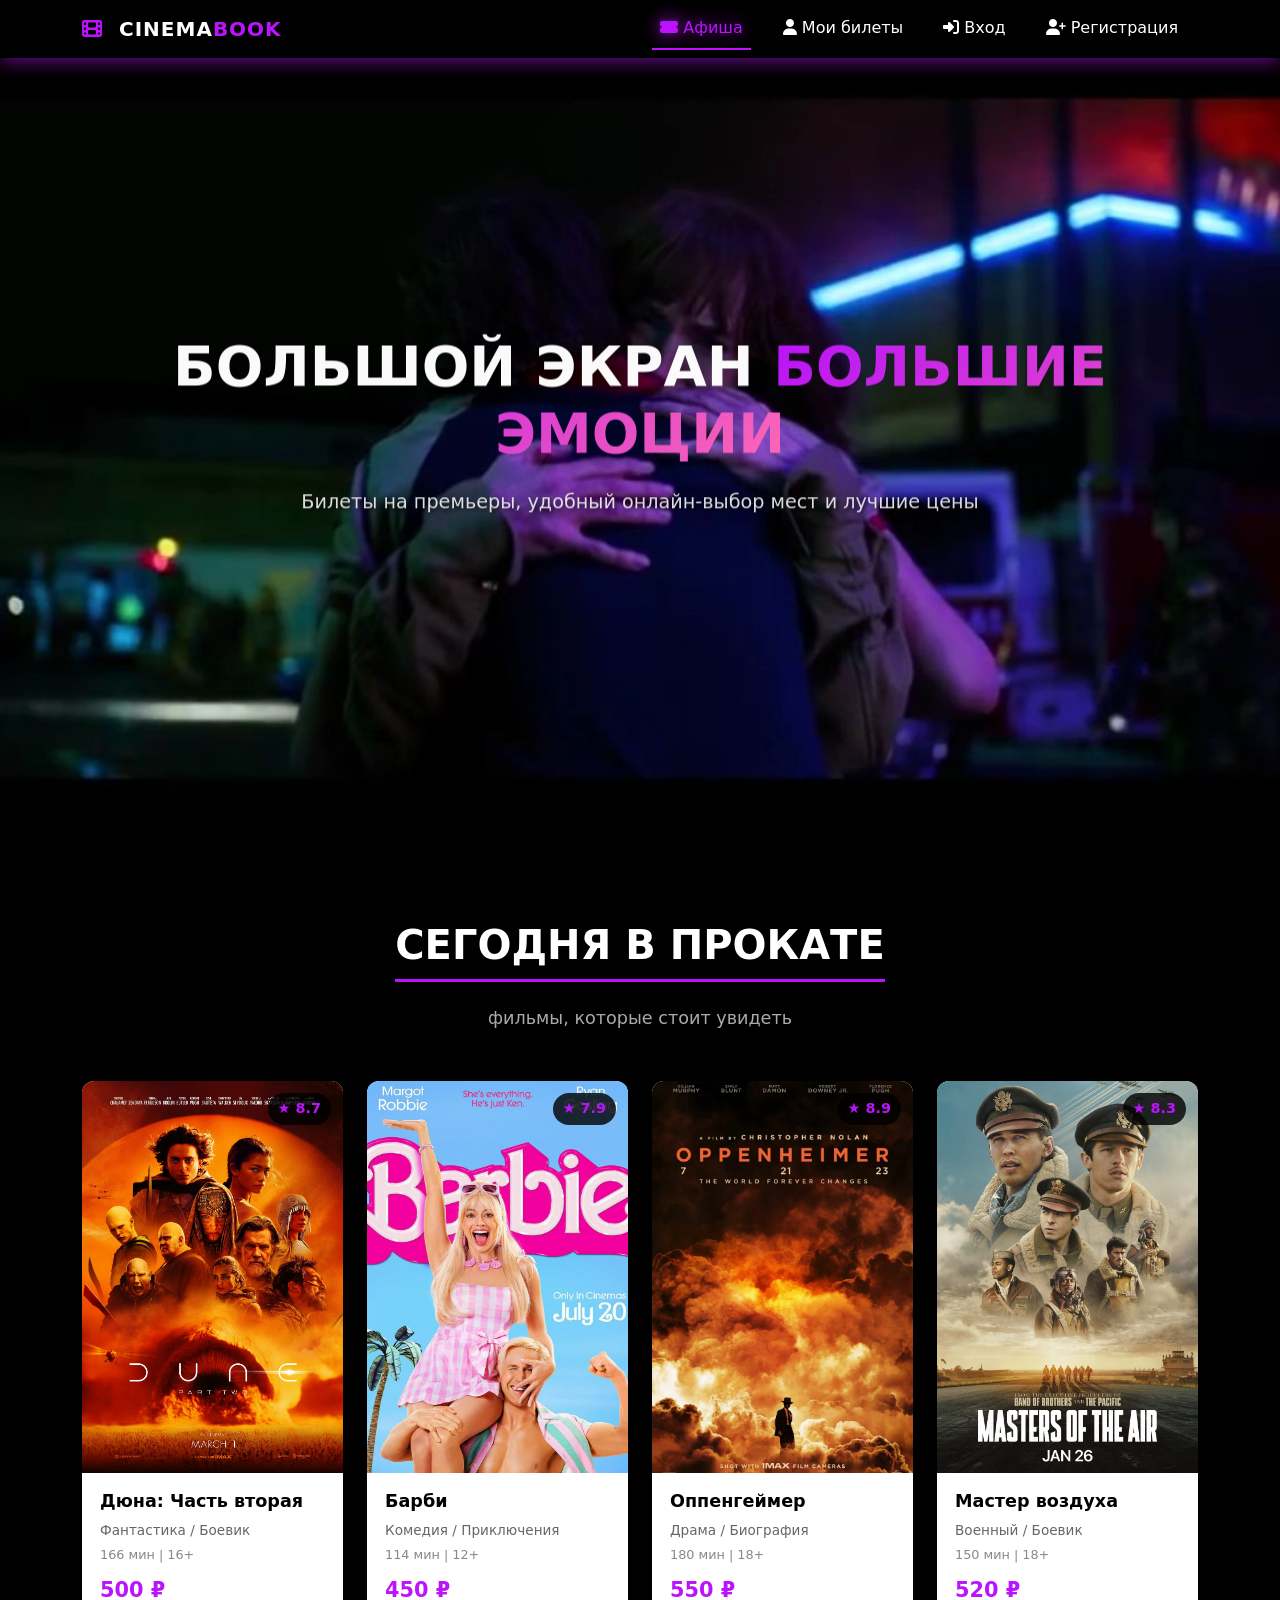
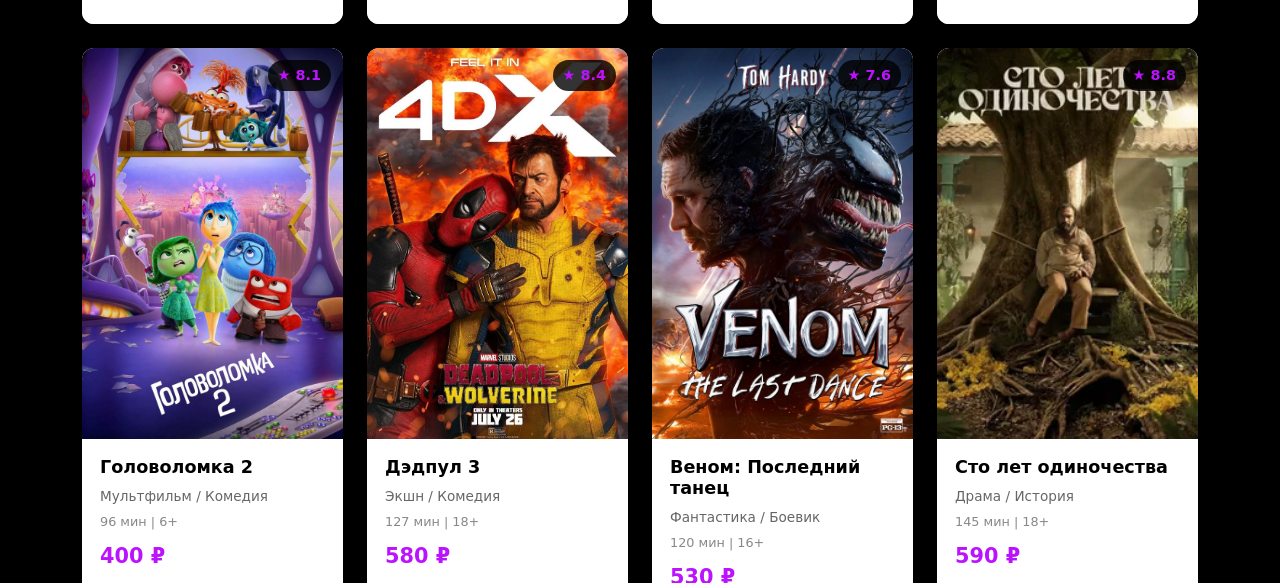
<file: front_and_back/index.html>
<!DOCTYPE html>
<html lang="ru">
<head>
    <meta charset="UTF-8">
    <meta http-equiv="refresh" content="0; url=pages/movies.html">
    <title>Перенаправление</title>
</head>
<body>
    <p>Загрузка... <a href="pages/movies.html">Нажмите сюда</a></p>
</body>
</html>
</file>
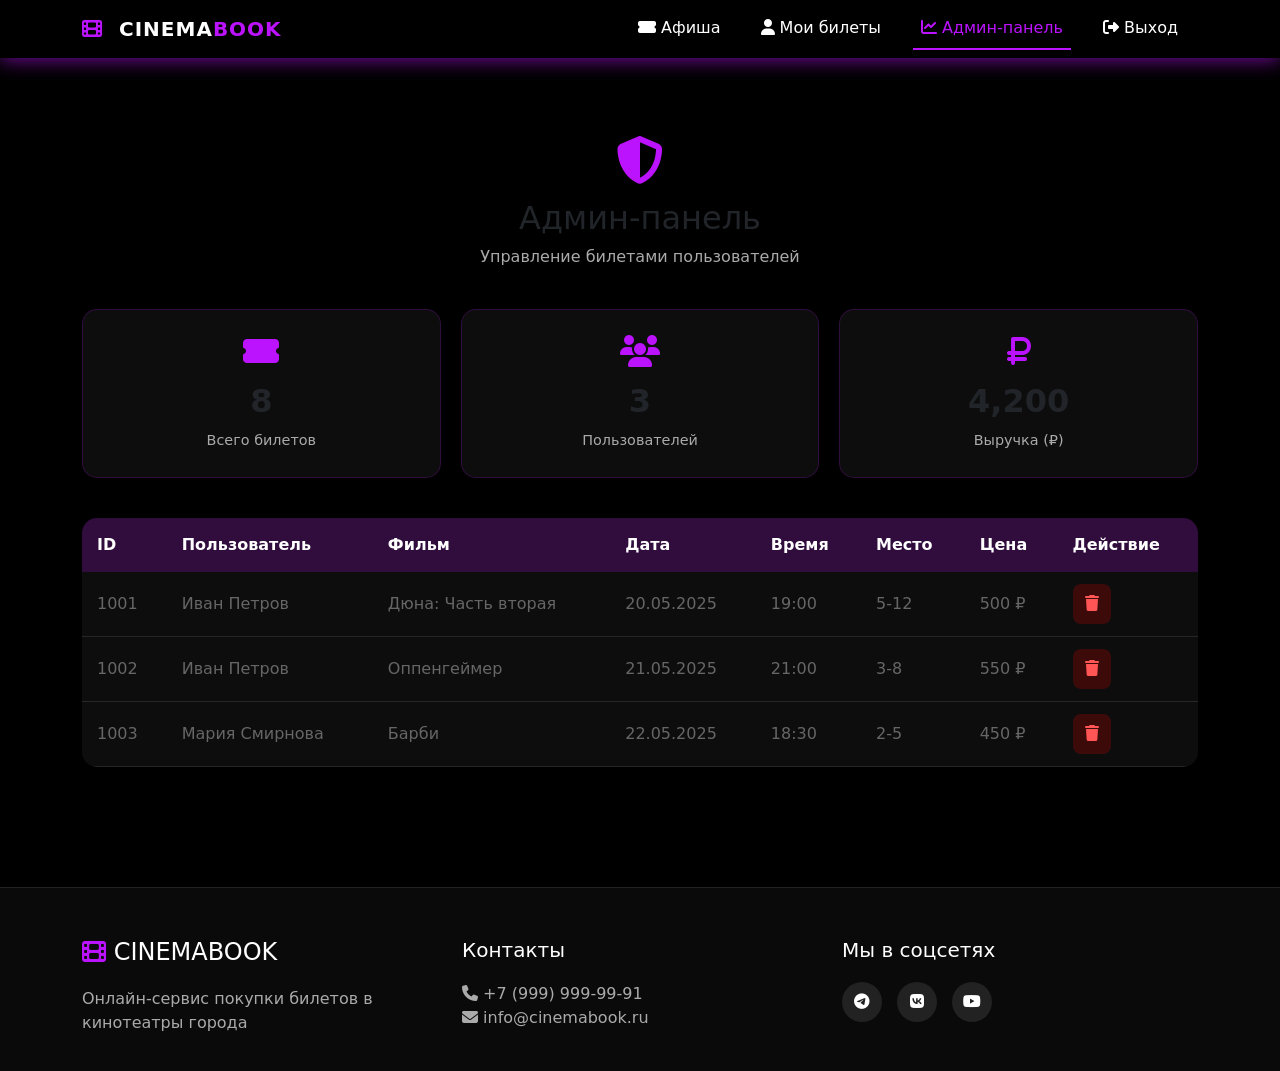
<file: front_and_back/pages/admin.html>
<!DOCTYPE html>
<html lang="ru">
<head>
    <meta charset="UTF-8">
    <meta name="viewport" content="width=device-width, initial-scale=1.0">
    <title>Кинотеатр | Админ-панель</title>
    <link rel="stylesheet" href="../css/style.css">
    <link href="https://cdn.jsdelivr.net/npm/bootstrap@5.3.0/dist/css/bootstrap.min.css" rel="stylesheet">
    <link rel="stylesheet" href="https://cdnjs.cloudflare.com/ajax/libs/font-awesome/6.4.0/css/all.min.css">
</head>
<body>

    <!-- ШАПКА -->
    <nav class="navbar navbar-expand-lg fixed-top">
        <div class="container">
            <a class="navbar-brand" href="movies.html">
                <i class="fas fa-film"></i> <span style="color: white;">CINEMA</span><span style="color: #bc13fe;">BOOK</span>
            </a>
            <button class="navbar-toggler" type="button" data-bs-toggle="collapse" data-bs-target="#navbarNav">
                <span class="navbar-toggler-icon"></span>
            </button>
            <div class="collapse navbar-collapse" id="navbarNav">
                <ul class="navbar-nav ms-auto">
                    <li class="nav-item"><a class="nav-link" href="movies.html"><i class="fas fa-ticket-alt"></i> Афиша</a></li>
                    <li class="nav-item"><a class="nav-link" href="profile.html"><i class="fas fa-user"></i> Мои билеты</a></li>
                    <li class="nav-item"><a class="nav-link active" href="admin.html"><i class="fas fa-chart-line"></i> Админ-панель</a></li>
                    <li class="nav-item"><a class="nav-link" href="login.html"><i class="fas fa-sign-out-alt"></i> Выход</a></li>
                </ul>
            </div>
        </div>
    </nav>

    <!-- АДМИН-ПАНЕЛЬ -->
    <div class="admin-section">
        <div class="container">
            <div class="admin-header">
                <i class="fas fa-shield-alt"></i>
                <h2>Админ-панель</h2>
                <p>Управление билетами пользователей</p>
            </div>

            <div class="stats-cards">
                <div class="stat-card">
                    <i class="fas fa-ticket-alt"></i>
                    <div class="stat-number">8</div>
                    <div class="stat-label">Всего билетов</div>
                </div>
                <div class="stat-card">
                    <i class="fas fa-users"></i>
                    <div class="stat-number">3</div>
                    <div class="stat-label">Пользователей</div>
                </div>
                <div class="stat-card">
                    <i class="fas fa-ruble-sign"></i>
                    <div class="stat-number">4,200</div>
                    <div class="stat-label">Выручка (₽)</div>
                </div>
            </div>

            <div class="admin-table-wrapper">
                <table class="admin-table">
                    <thead>
                        <tr>
                            <th>ID</th>
                            <th>Пользователь</th>
                            <th>Фильм</th>
                            <th>Дата</th>
                            <th>Время</th>
                            <th>Место</th>
                            <th>Цена</th>
                            <th>Действие</th>
                        </tr>
                    </thead>
                    <tbody>
                        <tr>
                            <td>1001</td>
                            <td>Иван Петров</td>
                            <td>Дюна: Часть вторая</td>
                            <td>20.05.2025</td>
                            <td>19:00</td>
                            <td>5-12</td>
                            <td>500 ₽</td>
                            <td><button class="btn-delete"><i class="fas fa-trash"></i></button></td>
                        </tr>
                        <tr>
                            <td>1002</td>
                            <td>Иван Петров</td>
                            <td>Оппенгеймер</td>
                            <td>21.05.2025</td>
                            <td>21:00</td>
                            <td>3-8</td>
                            <td>550 ₽</td>
                            <td><button class="btn-delete"><i class="fas fa-trash"></i></button></td>
                        </tr>
                        <tr>
                            <td>1003</td>
                            <td>Мария Смирнова</td>
                            <td>Барби</td>
                            <td>22.05.2025</td>
                            <td>18:30</td>
                            <td>2-5</td>
                            <td>450 ₽</td>
                            <td><button class="btn-delete"><i class="fas fa-trash"></i></button></td>
                        </tr>
                    </tbody>
                </table>
            </div>
        </div>
    </div>

    <!-- ПОДВАЛ -->
    <footer class="footer">
        <div class="container">
            <div class="row">
                <div class="col-md-4">
                    <h4><i class="fas fa-film"></i> CINEMABOOK</h4>
                    <p>Онлайн-сервис покупки билетов в кинотеатры города</p>
                </div>
                <div class="col-md-4">
                    <h5>Контакты</h5>
                    <p><i class="fas fa-phone"></i> +7 (999) 999-99-91<br>
                    <i class="fas fa-envelope"></i> info@cinemabook.ru</p>
                </div>
                <div class="col-md-4">
                    <h5>Мы в соцсетях</h5>
                    <div class="social-icons">
                        <a href="#"><i class="fab fa-telegram"></i></a>
                        <a href="#"><i class="fab fa-vk"></i></a>
                        <a href="#"><i class="fab fa-youtube"></i></a>
                    </div>
                </div>
            </div>
        </div>
    </footer>

    <script src="https://cdn.jsdelivr.net/npm/bootstrap@5.3.0/dist/js/bootstrap.bundle.min.js"></script>
    <script src="../js/movies.js"></script>
</body>
</html>
</file>
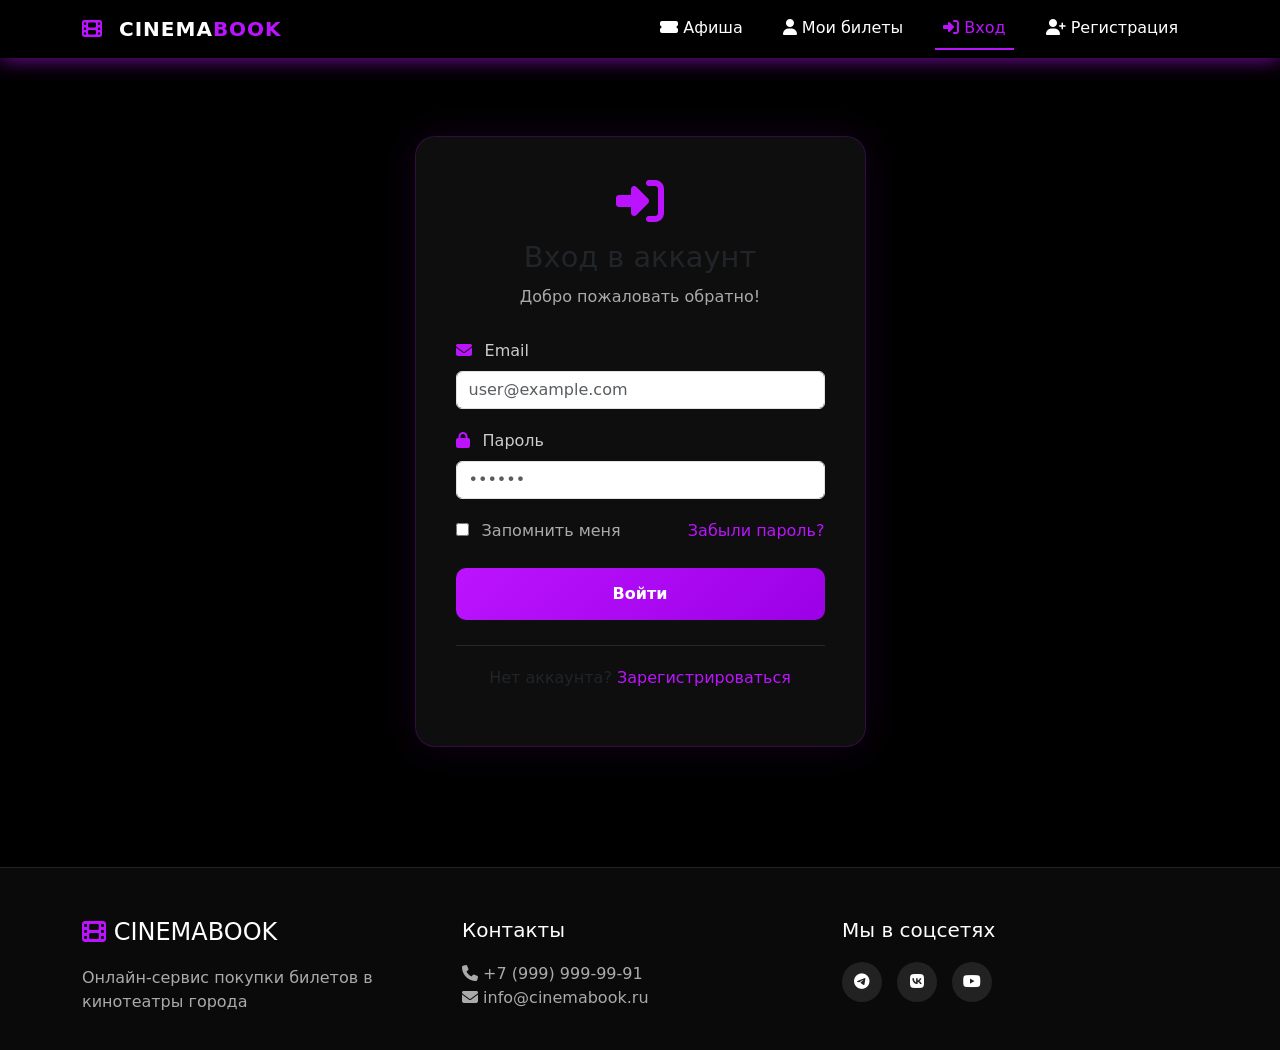
<file: front_and_back/pages/login.html>
<!DOCTYPE html>
<html lang="ru">
<head>
    <meta charset="UTF-8">
    <meta name="viewport" content="width=device-width, initial-scale=1.0">
    <title>Кинотеатр | Вход</title>
    <link rel="stylesheet" href="../css/style.css">
    <link href="https://cdn.jsdelivr.net/npm/bootstrap@5.3.0/dist/css/bootstrap.min.css" rel="stylesheet">
    <link rel="stylesheet" href="https://cdnjs.cloudflare.com/ajax/libs/font-awesome/6.4.0/css/all.min.css">
</head>
<body>

    <!-- ШАПКА -->
    <nav class="navbar navbar-expand-lg fixed-top">
        <div class="container">
            <a class="navbar-brand" href="movies.html">
                <i class="fas fa-film"></i> <span style="color: white;">CINEMA</span><span style="color: #bc13fe;">BOOK</span>
            </a>
            <button class="navbar-toggler" type="button" data-bs-toggle="collapse" data-bs-target="#navbarNav">
                <span class="navbar-toggler-icon"></span>
            </button>
            <div class="collapse navbar-collapse" id="navbarNav">
                <ul class="navbar-nav ms-auto">
                    <li class="nav-item"><a class="nav-link" href="movies.html"><i class="fas fa-ticket-alt"></i> Афиша</a></li>
                    <li class="nav-item"><a class="nav-link" href="profile.html"><i class="fas fa-user"></i> Мои билеты</a></li>
                    <li class="nav-item"><a class="nav-link active" href="login.html"><i class="fas fa-sign-in-alt"></i> Вход</a></li>
                    <li class="nav-item"><a class="nav-link" href="register.html"><i class="fas fa-user-plus"></i> Регистрация</a></li>
                </ul>
            </div>
        </div>
    </nav>

    <!-- ФОРМА ВХОДА -->
    <div class="auth-section">
        <div class="container">
            <div class="row justify-content-center">
                <div class="col-lg-5 col-md-7 col-sm-9">
                    <div class="auth-card">
                        <div class="auth-header">
                            <i class="fas fa-sign-in-alt"></i>
                            <h2>Вход в аккаунт</h2>
                            <p>Добро пожаловать обратно!</p>
                        </div>
                        <form id="loginForm">
                            <div class="form-group">
                                <label><i class="fas fa-envelope"></i> Email</label>
                                <input type="email" class="form-control" placeholder="user@example.com" required>
                            </div>
                            <div class="form-group">
                                <label><i class="fas fa-lock"></i> Пароль</label>
                                <input type="password" class="form-control" placeholder="••••••" required>
                            </div>
                            <div class="form-options">
                                <label class="checkbox">
                                    <input type="checkbox"> Запомнить меня
                                </label>
                                <a href="#" class="forgot-link">Забыли пароль?</a>
                            </div>
                            <button type="submit" class="btn-auth">Войти</button>
                        </form>
                        <div class="auth-footer">
                            <p>Нет аккаунта? <a href="register.html">Зарегистрироваться</a></p>
                        </div>
                    </div>
                </div>
            </div>
        </div>
    </div>

    <!-- ПОДВАЛ -->
    <footer class="footer">
        <div class="container">
            <div class="row">
                <div class="col-md-4">
                    <h4><i class="fas fa-film"></i> CINEMABOOK</h4>
                    <p>Онлайн-сервис покупки билетов в кинотеатры города</p>
                </div>
                <div class="col-md-4">
                    <h5>Контакты</h5>
                    <p><i class="fas fa-phone"></i> +7 (999) 999-99-91<br>
                    <i class="fas fa-envelope"></i> info@cinemabook.ru</p>
                </div>
                <div class="col-md-4">
                    <h5>Мы в соцсетях</h5>
                    <div class="social-icons">
                        <a href="#"><i class="fab fa-telegram"></i></a>
                        <a href="#"><i class="fab fa-vk"></i></a>
                        <a href="#"><i class="fab fa-youtube"></i></a>
                    </div>
                </div>
            </div>
        </div>
    </footer>

    <script src="https://cdn.jsdelivr.net/npm/bootstrap@5.3.0/dist/js/bootstrap.bundle.min.js"></script>
    <script src="../js/movies.js"></script>
</body>
</html>
</file>
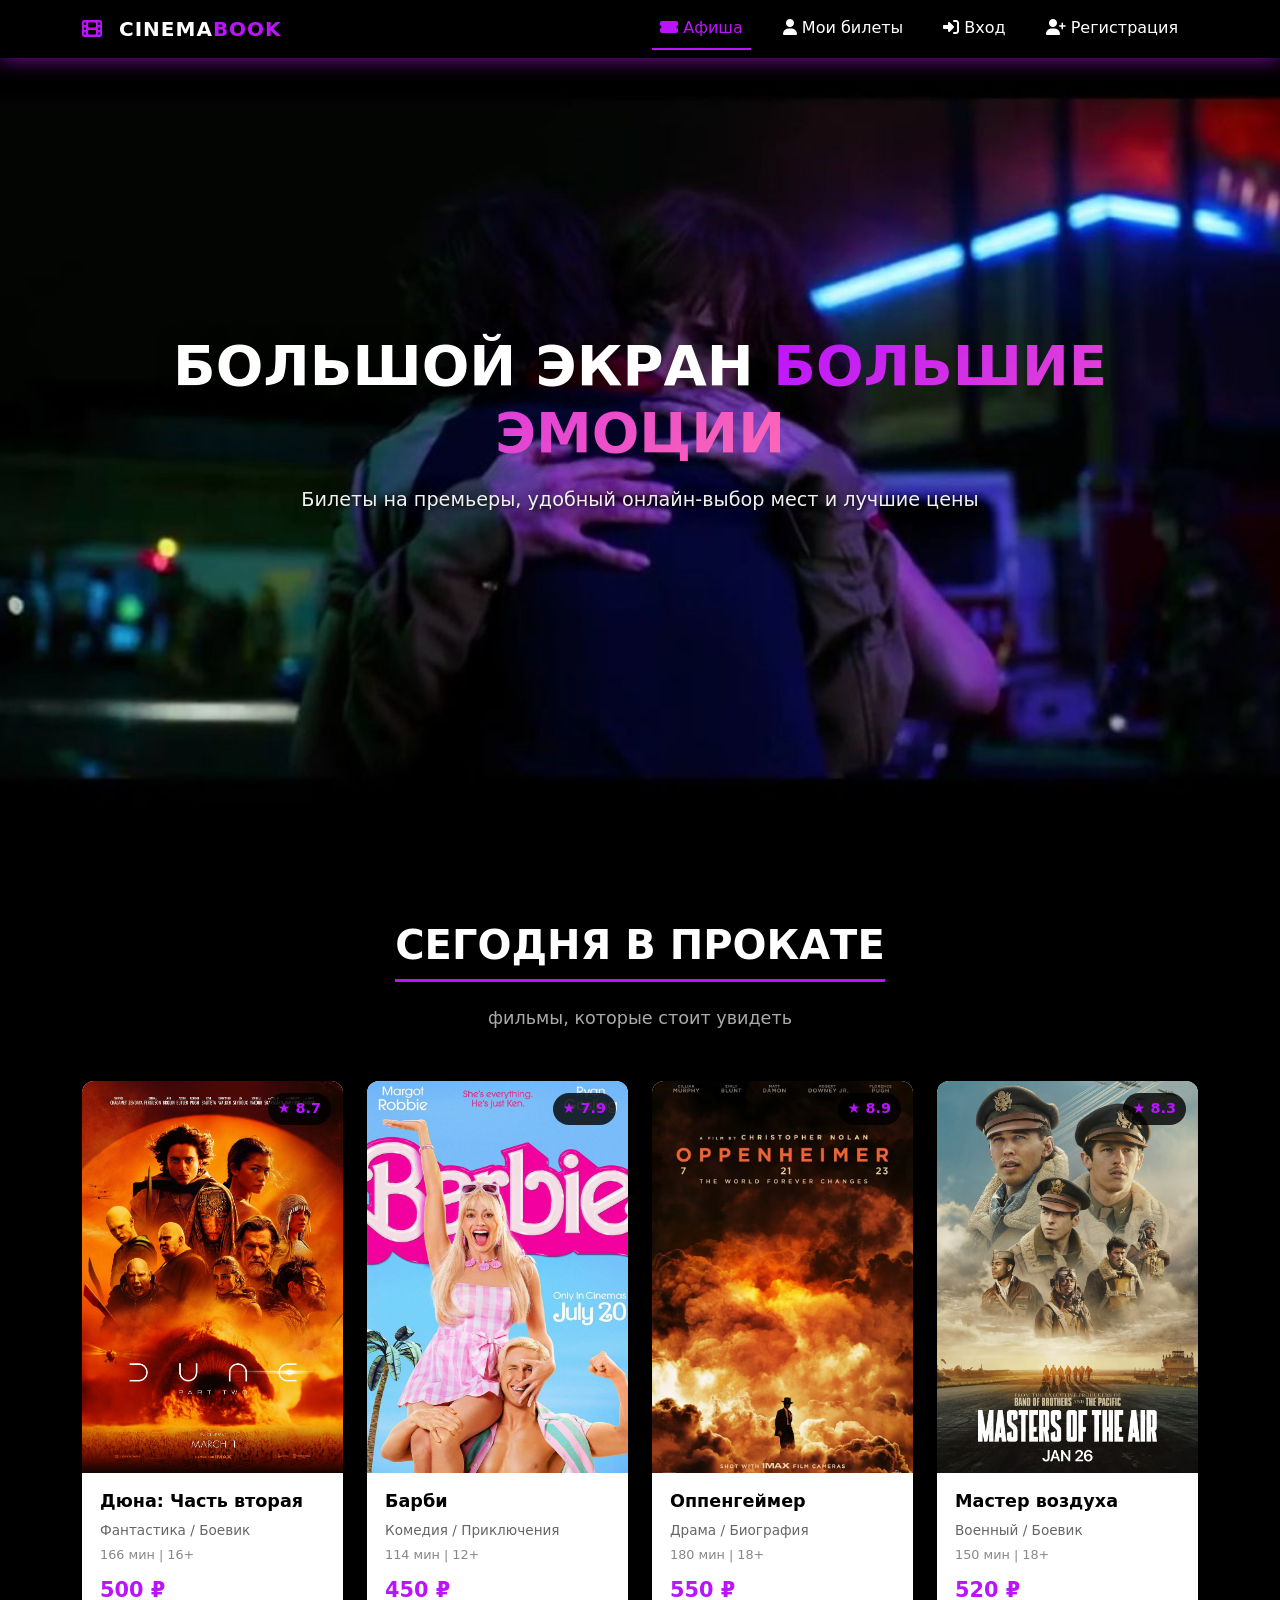
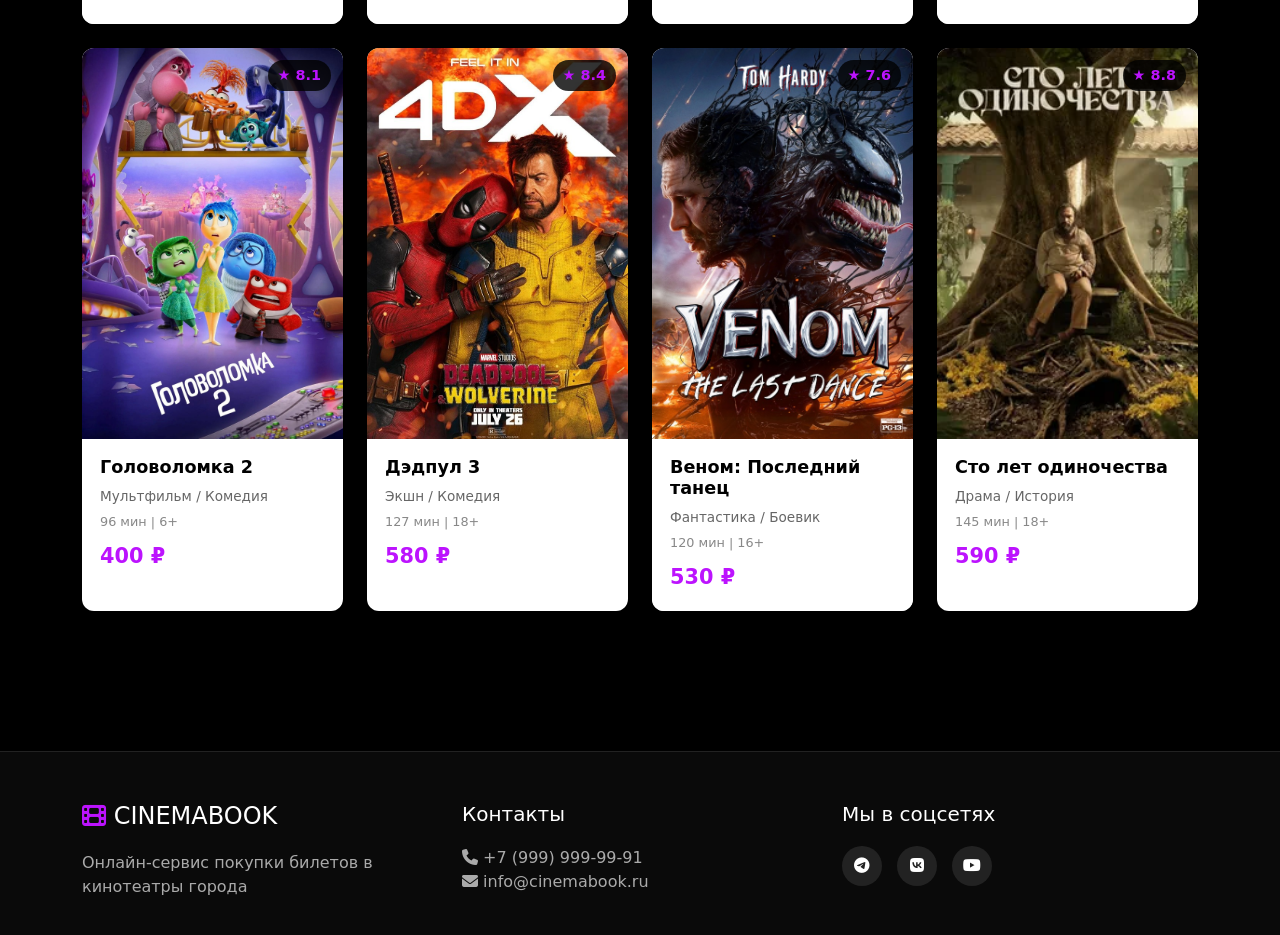
<file: front_and_back/pages/movies.html>
<!DOCTYPE html>
<html lang="ru">
<head>
    <meta charset="UTF-8">
    <meta name="viewport" content="width=device-width, initial-scale=1.0">
    <title>Кинотеатр | Афиша</title>
    <link rel="stylesheet" href="../css/style.css">
    <link href="https://cdn.jsdelivr.net/npm/bootstrap@5.3.0/dist/css/bootstrap.min.css" rel="stylesheet">
    <link rel="stylesheet" href="https://cdnjs.cloudflare.com/ajax/libs/font-awesome/6.4.0/css/all.min.css">
</head>
<body>

    <!-- ШАПКА -->
    <nav class="navbar navbar-expand-lg fixed-top">
        <div class="container">
            <a class="navbar-brand" href="#">
                <i class="fas fa-film"></i> <span style="color: white;">CINEMA</span><span style="color: #bc13fe;">BOOK</span>
            </a>
            <button class="navbar-toggler" type="button" data-bs-toggle="collapse" data-bs-target="#navbarNav">
                <span class="navbar-toggler-icon"></span>
            </button>
            <div class="collapse navbar-collapse" id="navbarNav">
                <ul class="navbar-nav ms-auto">
                    <li class="nav-item"><a class="nav-link active" href="movies.html"><i class="fas fa-ticket-alt"></i> Афиша</a></li>
                    <li class="nav-item"><a class="nav-link" href="profile.html"><i class="fas fa-user"></i> Мои билеты</a></li>
                    <li class="nav-item"><a class="nav-link" href="login.html"><i class="fas fa-sign-in-alt"></i> Вход</a></li>
                    <li class="nav-item"><a class="nav-link" href="register.html"><i class="fas fa-user-plus"></i> Регистрация</a></li>
                </ul>
            </div>
        </div>
    </nav>

        <!-- ГЛАВНЫЙ ПОСТЕР (КАРУСЕЛЬ ФОНОВ) -->
    <div class="hero-section" id="heroSection">
        <div class="hero-overlay">
            <div class="container hero-content">
                <h1 class="hero-title">БОЛЬШОЙ ЭКРАН <span class="accent-text">БОЛЬШИЕ ЭМОЦИИ</span></h1>
                <p class="hero-subtitle">Билеты на премьеры, удобный онлайн-выбор мест и лучшие цены</p>
            </div>
        </div>
    </div>

    <!-- КАТАЛОГ ФИЛЬМОВ (8+ фильмов) -->
    <div class="container catalog-section" id="catalog">
        <div class="section-header">
            <h2>СЕГОДНЯ В ПРОКАТЕ</h2>
            <p>фильмы, которые стоит увидеть</p>
        </div>

        <div class="row g-4" id="movies-list">
            <!-- Фильм 1 -->
            <div class="col-lg-3 col-md-4 col-sm-6">
                <div class="movie-card">
                    <div class="movie-poster">
                        <img src="../images/dune.webp" alt="Дюна 2" onerror="this.src='https://via.placeholder.com/300x450/1a1a1a/bc13fe?text=Дюна+2'">
                        <div class="movie-rating">★ 8.7</div>
                        <div class="movie-overlay">
                            <button class="btn-book" onclick="buyTicket(1)">Купить билет</button>
                        </div>
                    </div>
                    <div class="movie-info">
                        <h3>Дюна: Часть вторая</h3>
                        <p class="movie-genre">Фантастика / Боевик</p>
                        <p class="movie-duration">166 мин | 16+</p>
                        <div class="movie-price">500 ₽</div>
                    </div>
                </div>
            </div>

            <!-- Фильм 2 -->
            <div class="col-lg-3 col-md-4 col-sm-6">
                <div class="movie-card">
                    <div class="movie-poster">
                        <img src="../images/barbie.jpg" alt="Барби" onerror="this.src='https://via.placeholder.com/300x450/1a1a1a/bc13fe?text=Барби'">
                        <div class="movie-rating">★ 7.9</div>
                        <div class="movie-overlay">
                            <button class="btn-book" onclick="buyTicket(2)">Купить билет</button>
                        </div>
                    </div>
                    <div class="movie-info">
                        <h3>Барби</h3>
                        <p class="movie-genre">Комедия / Приключения</p>
                        <p class="movie-duration">114 мин | 12+</p>
                        <div class="movie-price">450 ₽</div>
                    </div>
                </div>
            </div>

            <!-- Фильм 3 -->
            <div class="col-lg-3 col-md-4 col-sm-6">
                <div class="movie-card">
                    <div class="movie-poster">
                        <img src="../images/opp.webp" alt="Оппенгеймер" onerror="this.src='https://via.placeholder.com/300x450/1a1a1a/bc13fe?text=Оппенгеймер'">
                        <div class="movie-rating">★ 8.9</div>
                        <div class="movie-overlay">
                            <button class="btn-book" onclick="buyTicket(3)">Купить билет</button>
                        </div>
                    </div>
                    <div class="movie-info">
                        <h3>Оппенгеймер</h3>
                        <p class="movie-genre">Драма / Биография</p>
                        <p class="movie-duration">180 мин | 18+</p>
                        <div class="movie-price">550 ₽</div>
                    </div>
                </div>
            </div>

            <!-- Фильм 4 -->
            <div class="col-lg-3 col-md-4 col-sm-6">
                <div class="movie-card">
                    <div class="movie-poster">
                        <img src="../images/air.jpg" alt="Мастер Воздуха" onerror="this.src='https://via.placeholder.com/300x450/1a1a1a/bc13fe?text=Мастер+Воздуха'">
                        <div class="movie-rating">★ 8.3</div>
                        <div class="movie-overlay">
                            <button class="btn-book" onclick="buyTicket(4)">Купить билет</button>
                        </div>
                    </div>
                    <div class="movie-info">
                        <h3>Мастер воздуха</h3>
                        <p class="movie-genre">Военный / Боевик</p>
                        <p class="movie-duration">150 мин | 18+</p>
                        <div class="movie-price">520 ₽</div>
                    </div>
                </div>
            </div>

            <!-- Фильм 5 -->
            <div class="col-lg-3 col-md-4 col-sm-6">
                <div class="movie-card">
                    <div class="movie-poster">
                        <img src="../images/brain.jpg" alt="Головоломка 2" onerror="this.src='https://via.placeholder.com/300x450/1a1a1a/bc13fe?text=Головоломка+2'">
                        <div class="movie-rating">★ 8.1</div>
                        <div class="movie-overlay">
                            <button class="btn-book" onclick="buyTicket(5)">Купить билет</button>
                        </div>
                    </div>
                    <div class="movie-info">
                        <h3>Головоломка 2</h3>
                        <p class="movie-genre">Мультфильм / Комедия</p>
                        <p class="movie-duration">96 мин | 6+</p>
                        <div class="movie-price">400 ₽</div>
                    </div>
                </div>
            </div>

            <!-- Фильм 6 -->
            <div class="col-lg-3 col-md-4 col-sm-6">
                <div class="movie-card">
                    <div class="movie-poster">
                        <img src="../images/deadpool.jpg" alt="Дэдпул 3" onerror="this.src='https://via.placeholder.com/300x450/1a1a1a/bc13fe?text=Дэдпул+3'">
                        <div class="movie-rating">★ 8.4</div>
                        <div class="movie-overlay">
                            <button class="btn-book" onclick="buyTicket(6)">Купить билет</button>
                        </div>
                    </div>
                    <div class="movie-info">
                        <h3>Дэдпул 3</h3>
                        <p class="movie-genre">Экшн / Комедия</p>
                        <p class="movie-duration">127 мин | 18+</p>
                        <div class="movie-price">580 ₽</div>
                    </div>
                </div>
            </div>

            <!-- Фильм 7 -->
            <div class="col-lg-3 col-md-4 col-sm-6">
                <div class="movie-card">
                    <div class="movie-poster">
                        <img src="../images/venom.jpg" alt="Веном 3" onerror="this.src='https://via.placeholder.com/300x450/1a1a1a/bc13fe?text=Веном+3'">
                        <div class="movie-rating">★ 7.6</div>
                        <div class="movie-overlay">
                            <button class="btn-book" onclick="buyTicket(7)">Купить билет</button>
                        </div>
                    </div>
                    <div class="movie-info">
                        <h3>Веном: Последний танец</h3>
                        <p class="movie-genre">Фантастика / Боевик</p>
                        <p class="movie-duration">120 мин | 16+</p>
                        <div class="movie-price">530 ₽</div>
                    </div>
                </div>
            </div>

            <!-- Фильм 8 -->
            <div class="col-lg-3 col-md-4 col-sm-6">
                <div class="movie-card">
                    <div class="movie-poster">
                        <img src="../images/100.webp" alt="Сто лет одиночества" onerror="this.src='https://via.placeholder.com/300x450/1a1a1a/bc13fe?text=Сто+лет+одиночества'">
                        <div class="movie-rating">★ 8.8</div>
                        <div class="movie-overlay">
                            <button class="btn-book" onclick="buyTicket(8)">Купить билет</button>
                        </div>
                    </div>
                    <div class="movie-info">
                        <h3>Сто лет одиночества</h3>
                        <p class="movie-genre">Драма / История</p>
                        <p class="movie-duration">145 мин | 18+</p>
                        <div class="movie-price">590 ₽</div>
                    </div>
                </div>
            </div>
        </div>
    </div>

    <!-- ПОДВАЛ -->
    <footer class="footer">
        <div class="container">
            <div class="row">
                <div class="col-md-4">
                    <h4><i class="fas fa-film"></i> CINEMABOOK</h4>
                    <p>Онлайн-сервис покупки билетов в кинотеатры города</p>
                </div>
                <div class="col-md-4">
                    <h5>Контакты</h5>
                    <p><i class="fas fa-phone"></i> +7 (999) 999-99-91<br>
                    <i class="fas fa-envelope"></i> info@cinemabook.ru</p>
                </div>
                <div class="col-md-4">
                    <h5>Мы в соцсетях</h5>
                    <div class="social-icons">
                        <a href="#"><i class="fab fa-telegram"></i></a>
                        <a href="#"><i class="fab fa-vk"></i></a>
                        <a href="#"><i class="fab fa-youtube"></i></a>
                    </div>
                </div>
            </div>
        </div>
    </footer>

    <script src="https://cdn.jsdelivr.net/npm/bootstrap@5.3.0/dist/js/bootstrap.bundle.min.js"></script>
    <script src="../js/movies.js"></script>
</body>
</html>
</file>
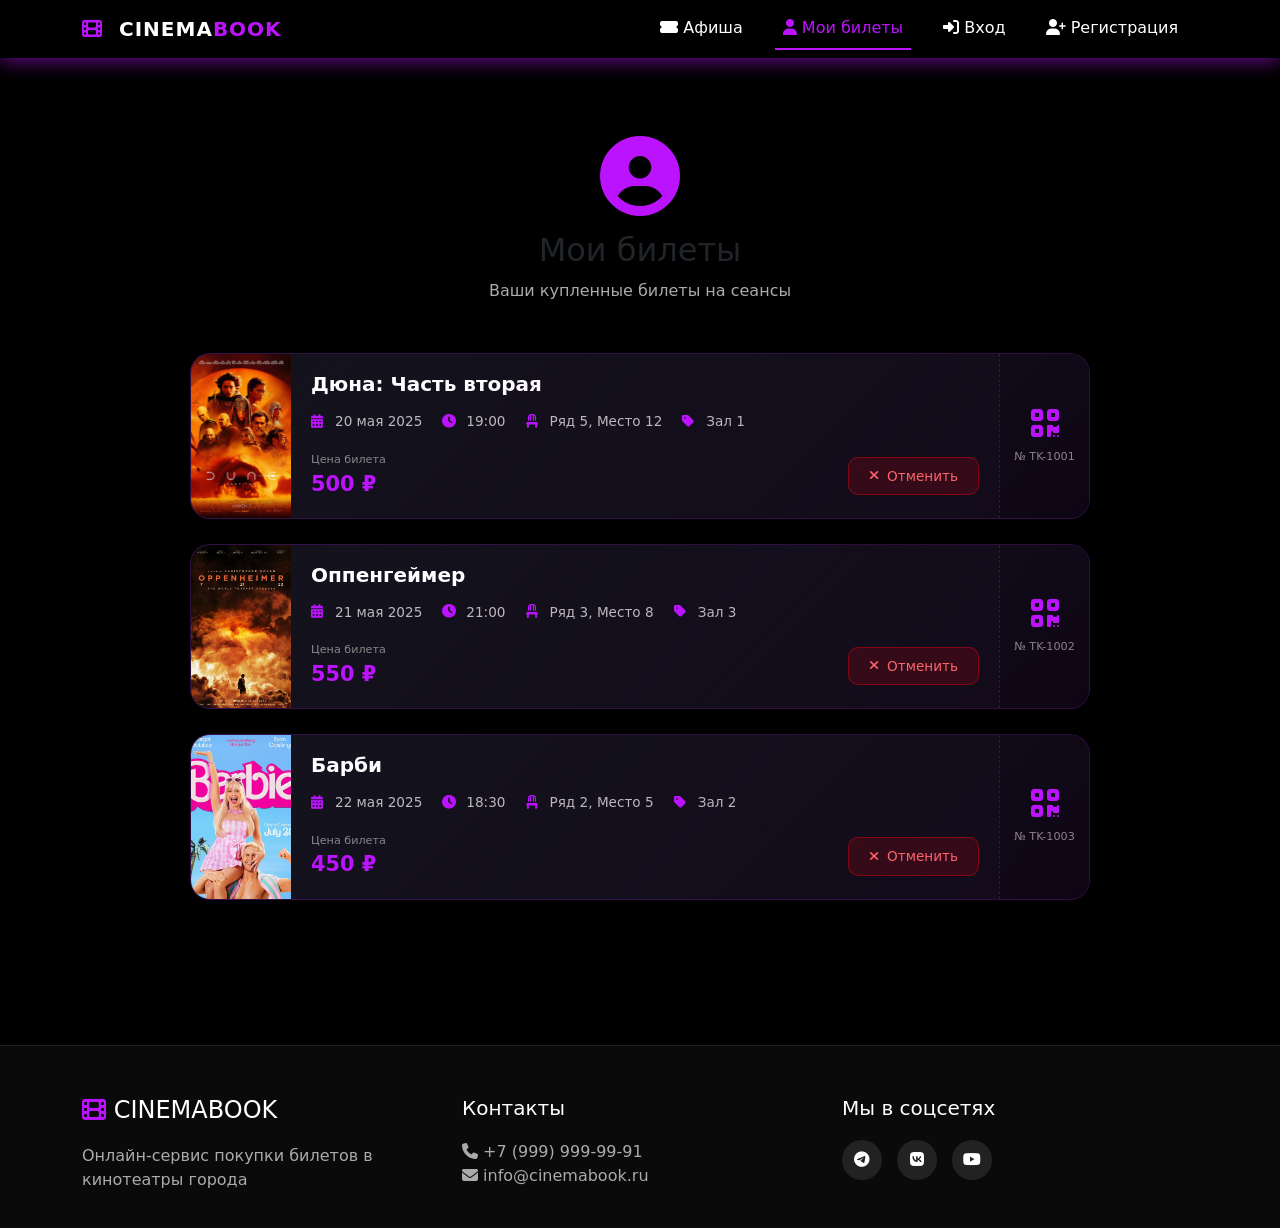
<file: front_and_back/pages/profile.html>
<!DOCTYPE html>
<html lang="ru">
<head>
    <meta charset="UTF-8">
    <meta name="viewport" content="width=device-width, initial-scale=1.0">
    <title>Кинотеатр | Мои билеты</title>
    <link rel="stylesheet" href="../css/style.css">
    <link href="https://cdn.jsdelivr.net/npm/bootstrap@5.3.0/dist/css/bootstrap.min.css" rel="stylesheet">
    <link rel="stylesheet" href="https://cdnjs.cloudflare.com/ajax/libs/font-awesome/6.4.0/css/all.min.css">
</head>
<body>

    <!-- ШАПКА -->
    <nav class="navbar navbar-expand-lg fixed-top">
        <div class="container">
            <a class="navbar-brand" href="movies.html">
                <i class="fas fa-film"></i> <span style="color: white;">CINEMA</span><span style="color: #bc13fe;">BOOK</span>
            </a>
            <button class="navbar-toggler" type="button" data-bs-toggle="collapse" data-bs-target="#navbarNav">
                <span class="navbar-toggler-icon"></span>
            </button>
            <div class="collapse navbar-collapse" id="navbarNav">
                <ul class="navbar-nav ms-auto">
                    <li class="nav-item"><a class="nav-link" href="movies.html"><i class="fas fa-ticket-alt"></i> Афиша</a></li>
                    <li class="nav-item"><a class="nav-link active" href="profile.html"><i class="fas fa-user"></i> Мои билеты</a></li>
                    <li class="nav-item"><a class="nav-link" href="login.html"><i class="fas fa-sign-in-alt"></i> Вход</a></li>
                    <li class="nav-item"><a class="nav-link" href="register.html"><i class="fas fa-user-plus"></i> Регистрация</a></li>
                </ul>
            </div>
        </div>
    </nav>

    <!-- МОИ БИЛЕТЫ -->
    <div class="profile-section">
        <div class="container">
            <div class="profile-header">
                <div class="profile-avatar">
                    <i class="fas fa-user-circle"></i>
                </div>
                <h2>Мои билеты</h2>
                <p>Ваши купленные билеты на сеансы</p>
            </div>

            <div class="tickets-list">
                <!-- Билет 1 -->
                <div class="ticket-card">
                    <div class="ticket-poster">
                        <img src="../images/dune.webp" alt="Дюна 2" onerror="this.src='https://via.placeholder.com/80x120/1a1a1a/bc13fe?text=Дюна'">
                    </div>
                    <div class="ticket-info">
                        <div class="ticket-movie-title">
                            <h3>Дюна: Часть вторая</h3>
                        </div>
                        <div class="ticket-details">
                            <div class="detail-item">
                                <i class="fas fa-calendar-alt"></i>
                                <span>20 мая 2025</span>
                            </div>
                            <div class="detail-item">
                                <i class="fas fa-clock"></i>
                                <span>19:00</span>
                            </div>
                            <div class="detail-item">
                                <i class="fas fa-chair"></i>
                                <span>Ряд 5, Место 12</span>
                            </div>
                            <div class="detail-item">
                                <i class="fas fa-tag"></i>
                                <span>Зал 1</span>
                            </div>
                        </div>
                        <div class="ticket-footer">
                            <div class="ticket-price">
                                <span class="price-label">Цена билета</span>
                                <span class="price-value">500 ₽</span>
                            </div>
                            <button class="btn-cancel">
                                <i class="fas fa-times"></i> Отменить
                            </button>
                        </div>
                    </div>
                    <div class="ticket-barcode">
                        <i class="fas fa-qrcode"></i>
                        <span>№ TK-1001</span>
                    </div>
                </div>

                <!-- Билет 2 -->
                <div class="ticket-card">
                    <div class="ticket-poster">
                        <img src="../images/opp.webp" alt="Оппенгеймер" onerror="this.src='https://via.placeholder.com/80x120/1a1a1a/bc13fe?text=Оппенгеймер'">
                    </div>
                    <div class="ticket-info">
                        <div class="ticket-movie-title">
                            <h3>Оппенгеймер</h3>
                        </div>
                        <div class="ticket-details">
                            <div class="detail-item">
                                <i class="fas fa-calendar-alt"></i>
                                <span>21 мая 2025</span>
                            </div>
                            <div class="detail-item">
                                <i class="fas fa-clock"></i>
                                <span>21:00</span>
                            </div>
                            <div class="detail-item">
                                <i class="fas fa-chair"></i>
                                <span>Ряд 3, Место 8</span>
                            </div>
                            <div class="detail-item">
                                <i class="fas fa-tag"></i>
                                <span>Зал 3</span>
                            </div>
                        </div>
                        <div class="ticket-footer">
                            <div class="ticket-price">
                                <span class="price-label">Цена билета</span>
                                <span class="price-value">550 ₽</span>
                            </div>
                            <button class="btn-cancel">
                                <i class="fas fa-times"></i> Отменить
                            </button>
                        </div>
                    </div>
                    <div class="ticket-barcode">
                        <i class="fas fa-qrcode"></i>
                        <span>№ TK-1002</span>
                    </div>
                </div>

                <!-- Билет 3 -->
                <div class="ticket-card">
                    <div class="ticket-poster">
                        <img src="../images/barbie.jpg" alt="Барби" onerror="this.src='https://via.placeholder.com/80x120/1a1a1a/bc13fe?text=Барби'">
                    </div>
                    <div class="ticket-info">
                        <div class="ticket-movie-title">
                            <h3>Барби</h3>
                        </div>
                        <div class="ticket-details">
                            <div class="detail-item">
                                <i class="fas fa-calendar-alt"></i>
                                <span>22 мая 2025</span>
                            </div>
                            <div class="detail-item">
                                <i class="fas fa-clock"></i>
                                <span>18:30</span>
                            </div>
                            <div class="detail-item">
                                <i class="fas fa-chair"></i>
                                <span>Ряд 2, Место 5</span>
                            </div>
                            <div class="detail-item">
                                <i class="fas fa-tag"></i>
                                <span>Зал 2</span>
                            </div>
                        </div>
                        <div class="ticket-footer">
                            <div class="ticket-price">
                                <span class="price-label">Цена билета</span>
                                <span class="price-value">450 ₽</span>
                            </div>
                            <button class="btn-cancel">
                                <i class="fas fa-times"></i> Отменить
                            </button>
                        </div>
                    </div>
                    <div class="ticket-barcode">
                        <i class="fas fa-qrcode"></i>
                        <span>№ TK-1003</span>
                    </div>
                </div>
            </div>
        </div>
    </div>

    <!-- ПОДВАЛ -->
    <footer class="footer">
        <div class="container">
            <div class="row">
                <div class="col-md-4">
                    <h4><i class="fas fa-film"></i> CINEMABOOK</h4>
                    <p>Онлайн-сервис покупки билетов в кинотеатры города</p>
                </div>
                <div class="col-md-4">
                    <h5>Контакты</h5>
                    <p><i class="fas fa-phone"></i> +7 (999) 999-99-91<br>
                    <i class="fas fa-envelope"></i> info@cinemabook.ru</p>
                </div>
                <div class="col-md-4">
                    <h5>Мы в соцсетях</h5>
                    <div class="social-icons">
                        <a href="#"><i class="fab fa-telegram"></i></a>
                        <a href="#"><i class="fab fa-vk"></i></a>
                        <a href="#"><i class="fab fa-youtube"></i></a>
                    </div>
                </div>
            </div>
        </div>
    </footer>

    <script src="https://cdn.jsdelivr.net/npm/bootstrap@5.3.0/dist/js/bootstrap.bundle.min.js"></script>
    <script src="../js/movies.js"></script>
</body>
</html>
</file>
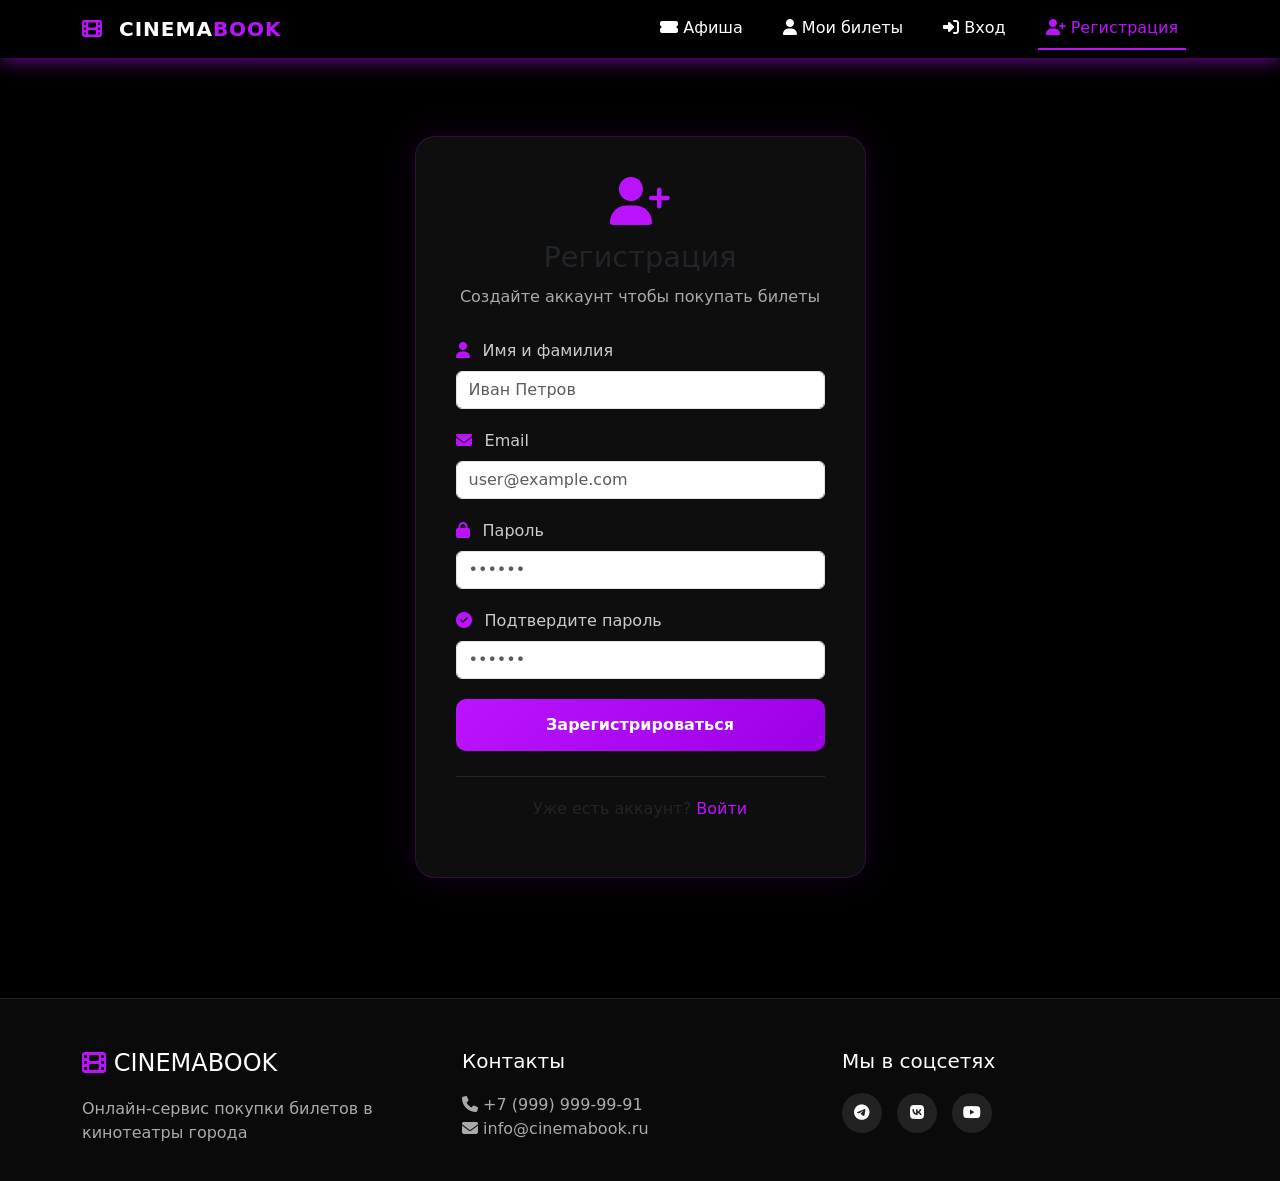
<file: front_and_back/pages/register.html>
<!DOCTYPE html>
<html lang="ru">
<head>
    <meta charset="UTF-8">
    <meta name="viewport" content="width=device-width, initial-scale=1.0">
    <title>Кинотеатр | Регистрация</title>
    <link rel="stylesheet" href="../css/style.css">
    <link href="https://cdn.jsdelivr.net/npm/bootstrap@5.3.0/dist/css/bootstrap.min.css" rel="stylesheet">
    <link rel="stylesheet" href="https://cdnjs.cloudflare.com/ajax/libs/font-awesome/6.4.0/css/all.min.css">
</head>
<body>

    <!-- ШАПКА -->
    <nav class="navbar navbar-expand-lg fixed-top">
        <div class="container">
            <a class="navbar-brand" href="movies.html">
                <i class="fas fa-film"></i> <span style="color: white;">CINEMA</span><span style="color: #bc13fe;">BOOK</span>
            </a>
            <button class="navbar-toggler" type="button" data-bs-toggle="collapse" data-bs-target="#navbarNav">
                <span class="navbar-toggler-icon"></span>
            </button>
            <div class="collapse navbar-collapse" id="navbarNav">
                <ul class="navbar-nav ms-auto">
                    <li class="nav-item"><a class="nav-link" href="movies.html"><i class="fas fa-ticket-alt"></i> Афиша</a></li>
                    <li class="nav-item"><a class="nav-link" href="profile.html"><i class="fas fa-user"></i> Мои билеты</a></li>
                    <li class="nav-item"><a class="nav-link" href="login.html"><i class="fas fa-sign-in-alt"></i> Вход</a></li>
                    <li class="nav-item"><a class="nav-link active" href="register.html"><i class="fas fa-user-plus"></i> Регистрация</a></li>
                </ul>
            </div>
        </div>
    </nav>

    <!-- ФОРМА РЕГИСТРАЦИИ -->
    <div class="auth-section">
        <div class="container">
            <div class="row justify-content-center">
                <div class="col-lg-5 col-md-7 col-sm-9">
                    <div class="auth-card">
                        <div class="auth-header">
                            <i class="fas fa-user-plus"></i>
                            <h2>Регистрация</h2>
                            <p>Создайте аккаунт чтобы покупать билеты</p>
                        </div>
                        <form id="registerForm">
                            <div class="form-group">
                                <label><i class="fas fa-user"></i> Имя и фамилия</label>
                                <input type="text" class="form-control" placeholder="Иван Петров" required>
                            </div>
                            <div class="form-group">
                                <label><i class="fas fa-envelope"></i> Email</label>
                                <input type="email" class="form-control" placeholder="user@example.com" required>
                            </div>
                            <div class="form-group">
                                <label><i class="fas fa-lock"></i> Пароль</label>
                                <input type="password" class="form-control" placeholder="••••••" required>
                            </div>
                            <div class="form-group">
                                <label><i class="fas fa-check-circle"></i> Подтвердите пароль</label>
                                <input type="password" class="form-control" placeholder="••••••" required>
                            </div>
                            <button type="submit" class="btn-auth">Зарегистрироваться</button>
                        </form>
                        <div class="auth-footer">
                            <p>Уже есть аккаунт? <a href="login.html">Войти</a></p>
                        </div>
                    </div>
                </div>
            </div>
        </div>
    </div>

    <!-- ПОДВАЛ -->
    <footer class="footer">
        <div class="container">
            <div class="row">
                <div class="col-md-4">
                    <h4><i class="fas fa-film"></i> CINEMABOOK</h4>
                    <p>Онлайн-сервис покупки билетов в кинотеатры города</p>
                </div>
                <div class="col-md-4">
                    <h5>Контакты</h5>
                    <p><i class="fas fa-phone"></i> +7 (999) 999-99-91<br>
                    <i class="fas fa-envelope"></i> info@cinemabook.ru</p>
                </div>
                <div class="col-md-4">
                    <h5>Мы в соцсетях</h5>
                    <div class="social-icons">
                        <a href="#"><i class="fab fa-telegram"></i></a>
                        <a href="#"><i class="fab fa-vk"></i></a>
                        <a href="#"><i class="fab fa-youtube"></i></a>
                    </div>
                </div>
            </div>
        </div>
    </footer>

    <script src="https://cdn.jsdelivr.net/npm/bootstrap@5.3.0/dist/js/bootstrap.bundle.min.js"></script>
    <script src="../js/movies.js"></script>
</body>
</html>
</file>
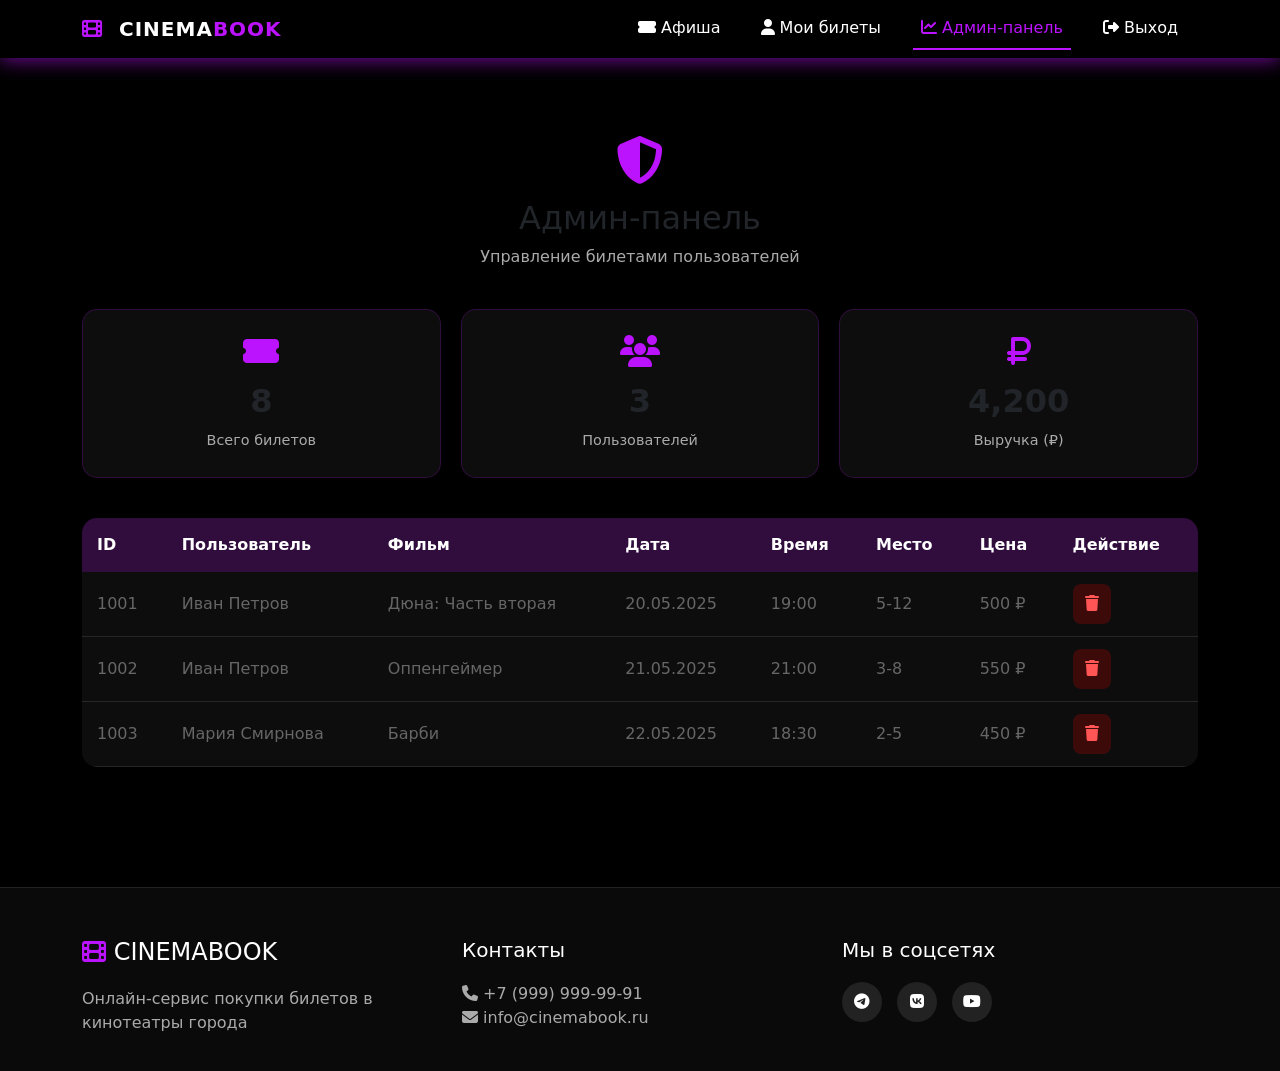
<file: frontend/pages/admin.html>
<!DOCTYPE html>
<html lang="ru">
<head>
    <meta charset="UTF-8">
    <meta name="viewport" content="width=device-width, initial-scale=1.0">
    <title>Кинотеатр | Админ-панель</title>
    <link rel="stylesheet" href="../css/style.css">
    <link href="https://cdn.jsdelivr.net/npm/bootstrap@5.3.0/dist/css/bootstrap.min.css" rel="stylesheet">
    <link rel="stylesheet" href="https://cdnjs.cloudflare.com/ajax/libs/font-awesome/6.4.0/css/all.min.css">
</head>
<body>

    <!-- ШАПКА -->
    <nav class="navbar navbar-expand-lg fixed-top">
        <div class="container">
            <a class="navbar-brand" href="movies.html">
                <i class="fas fa-film"></i> <span style="color: white;">CINEMA</span><span style="color: #bc13fe;">BOOK</span>
            </a>
            <button class="navbar-toggler" type="button" data-bs-toggle="collapse" data-bs-target="#navbarNav">
                <span class="navbar-toggler-icon"></span>
            </button>
            <div class="collapse navbar-collapse" id="navbarNav">
                <ul class="navbar-nav ms-auto">
                    <li class="nav-item"><a class="nav-link" href="movies.html"><i class="fas fa-ticket-alt"></i> Афиша</a></li>
                    <li class="nav-item"><a class="nav-link" href="profile.html"><i class="fas fa-user"></i> Мои билеты</a></li>
                    <li class="nav-item"><a class="nav-link active" href="admin.html"><i class="fas fa-chart-line"></i> Админ-панель</a></li>
                    <li class="nav-item"><a class="nav-link" href="login.html"><i class="fas fa-sign-out-alt"></i> Выход</a></li>
                </ul>
            </div>
        </div>
    </nav>

    <!-- АДМИН-ПАНЕЛЬ -->
    <div class="admin-section">
        <div class="container">
            <div class="admin-header">
                <i class="fas fa-shield-alt"></i>
                <h2>Админ-панель</h2>
                <p>Управление билетами пользователей</p>
            </div>

            <div class="stats-cards">
                <div class="stat-card">
                    <i class="fas fa-ticket-alt"></i>
                    <div class="stat-number">8</div>
                    <div class="stat-label">Всего билетов</div>
                </div>
                <div class="stat-card">
                    <i class="fas fa-users"></i>
                    <div class="stat-number">3</div>
                    <div class="stat-label">Пользователей</div>
                </div>
                <div class="stat-card">
                    <i class="fas fa-ruble-sign"></i>
                    <div class="stat-number">4,200</div>
                    <div class="stat-label">Выручка (₽)</div>
                </div>
            </div>

            <div class="admin-table-wrapper">
                <table class="admin-table">
                    <thead>
                        <tr>
                            <th>ID</th>
                            <th>Пользователь</th>
                            <th>Фильм</th>
                            <th>Дата</th>
                            <th>Время</th>
                            <th>Место</th>
                            <th>Цена</th>
                            <th>Действие</th>
                        </tr>
                    </thead>
                    <tbody>
                        <tr>
                            <td>1001</td>
                            <td>Иван Петров</td>
                            <td>Дюна: Часть вторая</td>
                            <td>20.05.2025</td>
                            <td>19:00</td>
                            <td>5-12</td>
                            <td>500 ₽</td>
                            <td><button class="btn-delete"><i class="fas fa-trash"></i></button></td>
                        </tr>
                        <tr>
                            <td>1002</td>
                            <td>Иван Петров</td>
                            <td>Оппенгеймер</td>
                            <td>21.05.2025</td>
                            <td>21:00</td>
                            <td>3-8</td>
                            <td>550 ₽</td>
                            <td><button class="btn-delete"><i class="fas fa-trash"></i></button></td>
                        </tr>
                        <tr>
                            <td>1003</td>
                            <td>Мария Смирнова</td>
                            <td>Барби</td>
                            <td>22.05.2025</td>
                            <td>18:30</td>
                            <td>2-5</td>
                            <td>450 ₽</td>
                            <td><button class="btn-delete"><i class="fas fa-trash"></i></button></td>
                        </tr>
                    </tbody>
                </table>
            </div>
        </div>
    </div>

    <!-- ПОДВАЛ -->
    <footer class="footer">
        <div class="container">
            <div class="row">
                <div class="col-md-4">
                    <h4><i class="fas fa-film"></i> CINEMABOOK</h4>
                    <p>Онлайн-сервис покупки билетов в кинотеатры города</p>
                </div>
                <div class="col-md-4">
                    <h5>Контакты</h5>
                    <p><i class="fas fa-phone"></i> +7 (999) 999-99-91<br>
                    <i class="fas fa-envelope"></i> info@cinemabook.ru</p>
                </div>
                <div class="col-md-4">
                    <h5>Мы в соцсетях</h5>
                    <div class="social-icons">
                        <a href="#"><i class="fab fa-telegram"></i></a>
                        <a href="#"><i class="fab fa-vk"></i></a>
                        <a href="#"><i class="fab fa-youtube"></i></a>
                    </div>
                </div>
            </div>
        </div>
    </footer>

    <script src="https://cdn.jsdelivr.net/npm/bootstrap@5.3.0/dist/js/bootstrap.bundle.min.js"></script>
</body>
</html>
</file>
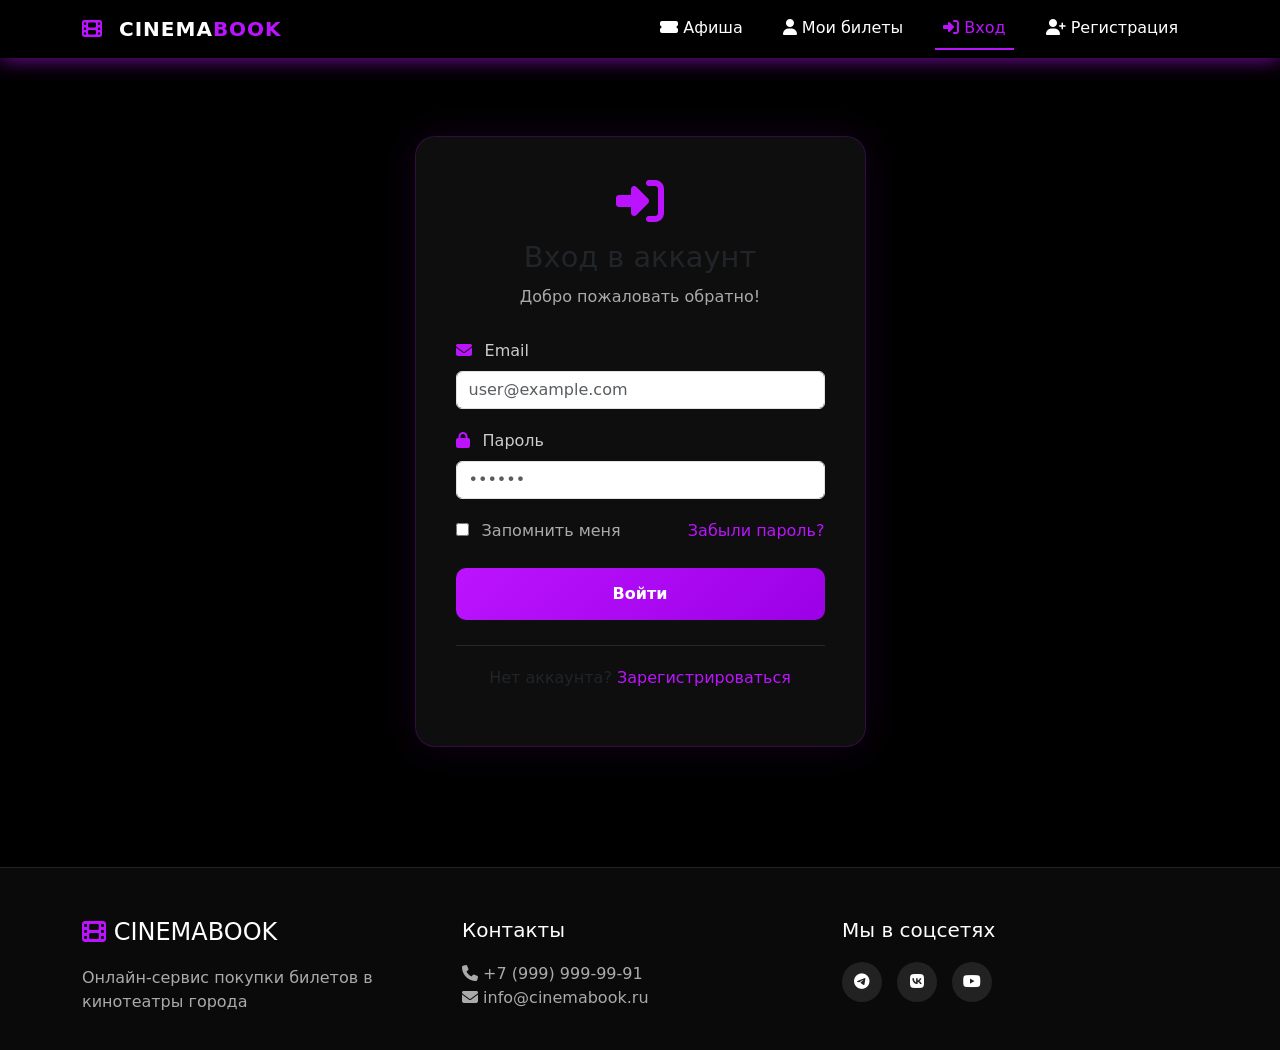
<file: frontend/pages/login.html>
<!DOCTYPE html>
<html lang="ru">
<head>
    <meta charset="UTF-8">
    <meta name="viewport" content="width=device-width, initial-scale=1.0">
    <title>Кинотеатр | Вход</title>
    <link rel="stylesheet" href="../css/style.css">
    <link href="https://cdn.jsdelivr.net/npm/bootstrap@5.3.0/dist/css/bootstrap.min.css" rel="stylesheet">
    <link rel="stylesheet" href="https://cdnjs.cloudflare.com/ajax/libs/font-awesome/6.4.0/css/all.min.css">
</head>
<body>

    <!-- ШАПКА -->
    <nav class="navbar navbar-expand-lg fixed-top">
        <div class="container">
            <a class="navbar-brand" href="movies.html">
                <i class="fas fa-film"></i> <span style="color: white;">CINEMA</span><span style="color: #bc13fe;">BOOK</span>
            </a>
            <button class="navbar-toggler" type="button" data-bs-toggle="collapse" data-bs-target="#navbarNav">
                <span class="navbar-toggler-icon"></span>
            </button>
            <div class="collapse navbar-collapse" id="navbarNav">
                <ul class="navbar-nav ms-auto">
                    <li class="nav-item"><a class="nav-link" href="movies.html"><i class="fas fa-ticket-alt"></i> Афиша</a></li>
                    <li class="nav-item"><a class="nav-link" href="profile.html"><i class="fas fa-user"></i> Мои билеты</a></li>
                    <li class="nav-item"><a class="nav-link active" href="login.html"><i class="fas fa-sign-in-alt"></i> Вход</a></li>
                    <li class="nav-item"><a class="nav-link" href="register.html"><i class="fas fa-user-plus"></i> Регистрация</a></li>
                </ul>
            </div>
        </div>
    </nav>

    <!-- ФОРМА ВХОДА -->
    <div class="auth-section">
        <div class="container">
            <div class="row justify-content-center">
                <div class="col-lg-5 col-md-7 col-sm-9">
                    <div class="auth-card">
                        <div class="auth-header">
                            <i class="fas fa-sign-in-alt"></i>
                            <h2>Вход в аккаунт</h2>
                            <p>Добро пожаловать обратно!</p>
                        </div>
                        <form id="loginForm">
                            <div class="form-group">
                                <label><i class="fas fa-envelope"></i> Email</label>
                                <input type="email" class="form-control" placeholder="user@example.com" required>
                            </div>
                            <div class="form-group">
                                <label><i class="fas fa-lock"></i> Пароль</label>
                                <input type="password" class="form-control" placeholder="••••••" required>
                            </div>
                            <div class="form-options">
                                <label class="checkbox">
                                    <input type="checkbox"> Запомнить меня
                                </label>
                                <a href="#" class="forgot-link">Забыли пароль?</a>
                            </div>
                            <button type="submit" class="btn-auth">Войти</button>
                        </form>
                        <div class="auth-footer">
                            <p>Нет аккаунта? <a href="register.html">Зарегистрироваться</a></p>
                        </div>
                    </div>
                </div>
            </div>
        </div>
    </div>

    <!-- ПОДВАЛ -->
    <footer class="footer">
        <div class="container">
            <div class="row">
                <div class="col-md-4">
                    <h4><i class="fas fa-film"></i> CINEMABOOK</h4>
                    <p>Онлайн-сервис покупки билетов в кинотеатры города</p>
                </div>
                <div class="col-md-4">
                    <h5>Контакты</h5>
                    <p><i class="fas fa-phone"></i> +7 (999) 999-99-91<br>
                    <i class="fas fa-envelope"></i> info@cinemabook.ru</p>
                </div>
                <div class="col-md-4">
                    <h5>Мы в соцсетях</h5>
                    <div class="social-icons">
                        <a href="#"><i class="fab fa-telegram"></i></a>
                        <a href="#"><i class="fab fa-vk"></i></a>
                        <a href="#"><i class="fab fa-youtube"></i></a>
                    </div>
                </div>
            </div>
        </div>
    </footer>

    <script src="https://cdn.jsdelivr.net/npm/bootstrap@5.3.0/dist/js/bootstrap.bundle.min.js"></script>
</body>
</html>
</file>
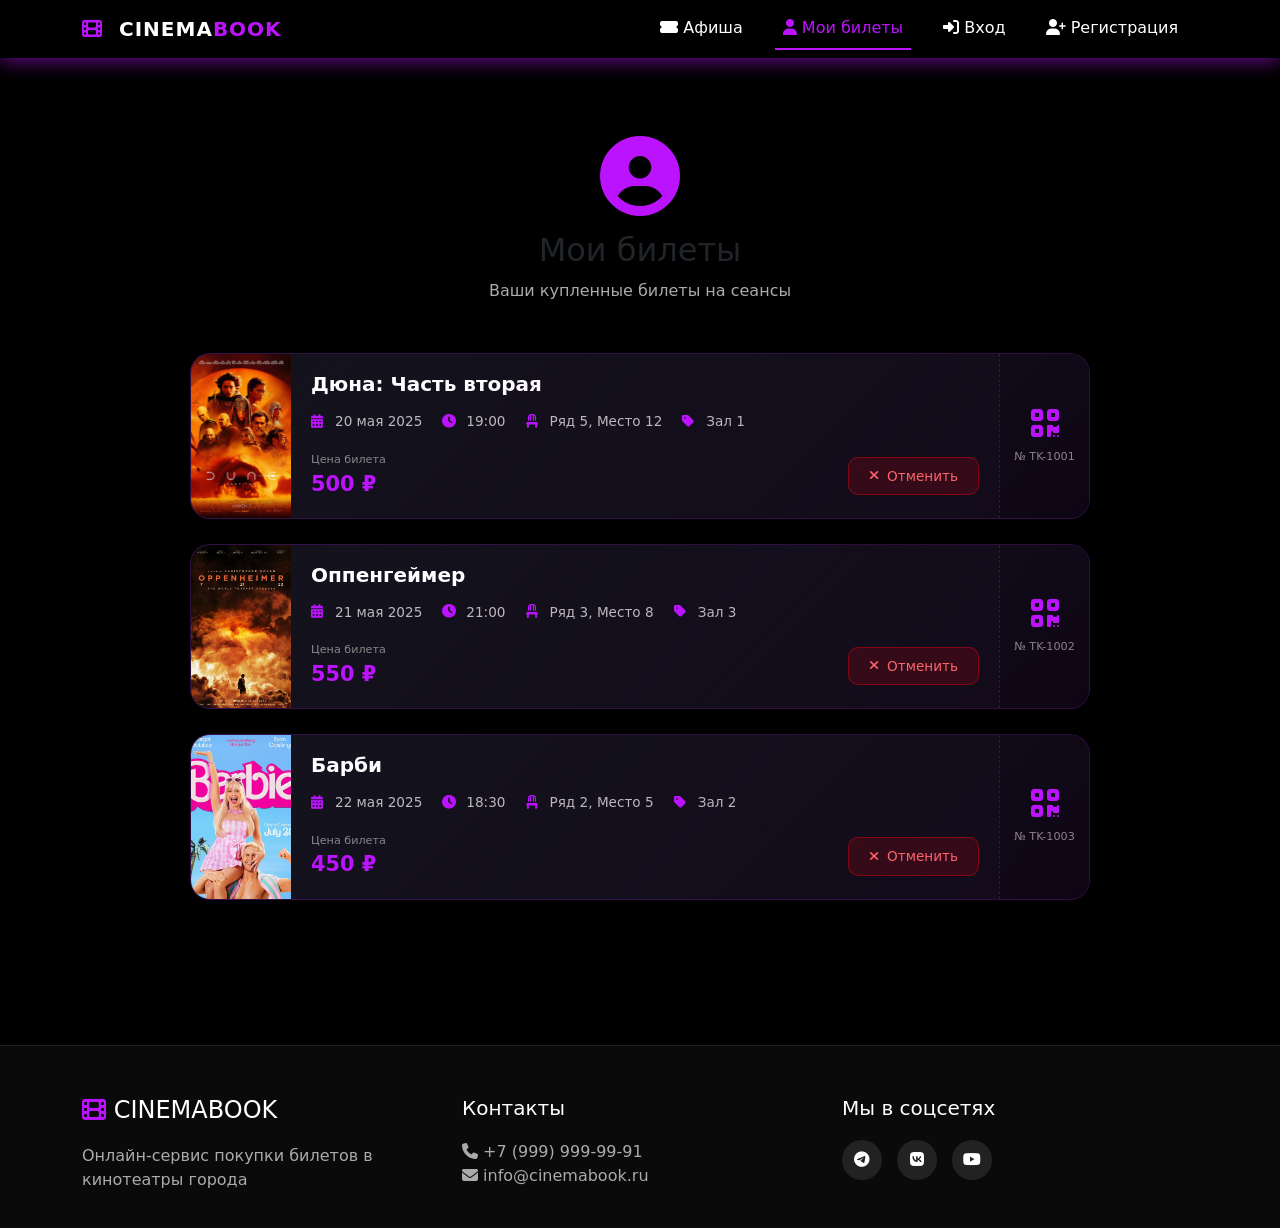
<file: frontend/pages/profile.html>
<!DOCTYPE html>
<html lang="ru">
<head>
    <meta charset="UTF-8">
    <meta name="viewport" content="width=device-width, initial-scale=1.0">
    <title>Кинотеатр | Мои билеты</title>
    <link rel="stylesheet" href="../css/style.css">
    <link href="https://cdn.jsdelivr.net/npm/bootstrap@5.3.0/dist/css/bootstrap.min.css" rel="stylesheet">
    <link rel="stylesheet" href="https://cdnjs.cloudflare.com/ajax/libs/font-awesome/6.4.0/css/all.min.css">
</head>
<body>

    <!-- ШАПКА -->
    <nav class="navbar navbar-expand-lg fixed-top">
        <div class="container">
            <a class="navbar-brand" href="movies.html">
                <i class="fas fa-film"></i> <span style="color: white;">CINEMA</span><span style="color: #bc13fe;">BOOK</span>
            </a>
            <button class="navbar-toggler" type="button" data-bs-toggle="collapse" data-bs-target="#navbarNav">
                <span class="navbar-toggler-icon"></span>
            </button>
            <div class="collapse navbar-collapse" id="navbarNav">
                <ul class="navbar-nav ms-auto">
                    <li class="nav-item"><a class="nav-link" href="movies.html"><i class="fas fa-ticket-alt"></i> Афиша</a></li>
                    <li class="nav-item"><a class="nav-link active" href="profile.html"><i class="fas fa-user"></i> Мои билеты</a></li>
                    <li class="nav-item"><a class="nav-link" href="login.html"><i class="fas fa-sign-in-alt"></i> Вход</a></li>
                    <li class="nav-item"><a class="nav-link" href="register.html"><i class="fas fa-user-plus"></i> Регистрация</a></li>
                </ul>
            </div>
        </div>
    </nav>

    <!-- МОИ БИЛЕТЫ -->
    <div class="profile-section">
        <div class="container">
            <div class="profile-header">
                <div class="profile-avatar">
                    <i class="fas fa-user-circle"></i>
                </div>
                <h2>Мои билеты</h2>
                <p>Ваши купленные билеты на сеансы</p>
            </div>

            <div class="tickets-list">
                <!-- Билет 1 -->
                <div class="ticket-card">
                    <div class="ticket-poster">
                        <img src="../images/dune.webp" alt="Дюна 2" onerror="this.src='https://via.placeholder.com/80x120/1a1a1a/bc13fe?text=Дюна'">
                    </div>
                    <div class="ticket-info">
                        <div class="ticket-movie-title">
                            <h3>Дюна: Часть вторая</h3>
                        </div>
                        <div class="ticket-details">
                            <div class="detail-item">
                                <i class="fas fa-calendar-alt"></i>
                                <span>20 мая 2025</span>
                            </div>
                            <div class="detail-item">
                                <i class="fas fa-clock"></i>
                                <span>19:00</span>
                            </div>
                            <div class="detail-item">
                                <i class="fas fa-chair"></i>
                                <span>Ряд 5, Место 12</span>
                            </div>
                            <div class="detail-item">
                                <i class="fas fa-tag"></i>
                                <span>Зал 1</span>
                            </div>
                        </div>
                        <div class="ticket-footer">
                            <div class="ticket-price">
                                <span class="price-label">Цена билета</span>
                                <span class="price-value">500 ₽</span>
                            </div>
                            <button class="btn-cancel">
                                <i class="fas fa-times"></i> Отменить
                            </button>
                        </div>
                    </div>
                    <div class="ticket-barcode">
                        <i class="fas fa-qrcode"></i>
                        <span>№ TK-1001</span>
                    </div>
                </div>

                <!-- Билет 2 -->
                <div class="ticket-card">
                    <div class="ticket-poster">
                        <img src="../images/opp.webp" alt="Оппенгеймер" onerror="this.src='https://via.placeholder.com/80x120/1a1a1a/bc13fe?text=Оппенгеймер'">
                    </div>
                    <div class="ticket-info">
                        <div class="ticket-movie-title">
                            <h3>Оппенгеймер</h3>
                        </div>
                        <div class="ticket-details">
                            <div class="detail-item">
                                <i class="fas fa-calendar-alt"></i>
                                <span>21 мая 2025</span>
                            </div>
                            <div class="detail-item">
                                <i class="fas fa-clock"></i>
                                <span>21:00</span>
                            </div>
                            <div class="detail-item">
                                <i class="fas fa-chair"></i>
                                <span>Ряд 3, Место 8</span>
                            </div>
                            <div class="detail-item">
                                <i class="fas fa-tag"></i>
                                <span>Зал 3</span>
                            </div>
                        </div>
                        <div class="ticket-footer">
                            <div class="ticket-price">
                                <span class="price-label">Цена билета</span>
                                <span class="price-value">550 ₽</span>
                            </div>
                            <button class="btn-cancel">
                                <i class="fas fa-times"></i> Отменить
                            </button>
                        </div>
                    </div>
                    <div class="ticket-barcode">
                        <i class="fas fa-qrcode"></i>
                        <span>№ TK-1002</span>
                    </div>
                </div>

                <!-- Билет 3 -->
                <div class="ticket-card">
                    <div class="ticket-poster">
                        <img src="../images/barbie.jpg" alt="Барби" onerror="this.src='https://via.placeholder.com/80x120/1a1a1a/bc13fe?text=Барби'">
                    </div>
                    <div class="ticket-info">
                        <div class="ticket-movie-title">
                            <h3>Барби</h3>
                        </div>
                        <div class="ticket-details">
                            <div class="detail-item">
                                <i class="fas fa-calendar-alt"></i>
                                <span>22 мая 2025</span>
                            </div>
                            <div class="detail-item">
                                <i class="fas fa-clock"></i>
                                <span>18:30</span>
                            </div>
                            <div class="detail-item">
                                <i class="fas fa-chair"></i>
                                <span>Ряд 2, Место 5</span>
                            </div>
                            <div class="detail-item">
                                <i class="fas fa-tag"></i>
                                <span>Зал 2</span>
                            </div>
                        </div>
                        <div class="ticket-footer">
                            <div class="ticket-price">
                                <span class="price-label">Цена билета</span>
                                <span class="price-value">450 ₽</span>
                            </div>
                            <button class="btn-cancel">
                                <i class="fas fa-times"></i> Отменить
                            </button>
                        </div>
                    </div>
                    <div class="ticket-barcode">
                        <i class="fas fa-qrcode"></i>
                        <span>№ TK-1003</span>
                    </div>
                </div>
            </div>
        </div>
    </div>

    <!-- ПОДВАЛ -->
    <footer class="footer">
        <div class="container">
            <div class="row">
                <div class="col-md-4">
                    <h4><i class="fas fa-film"></i> CINEMABOOK</h4>
                    <p>Онлайн-сервис покупки билетов в кинотеатры города</p>
                </div>
                <div class="col-md-4">
                    <h5>Контакты</h5>
                    <p><i class="fas fa-phone"></i> +7 (999) 999-99-91<br>
                    <i class="fas fa-envelope"></i> info@cinemabook.ru</p>
                </div>
                <div class="col-md-4">
                    <h5>Мы в соцсетях</h5>
                    <div class="social-icons">
                        <a href="#"><i class="fab fa-telegram"></i></a>
                        <a href="#"><i class="fab fa-vk"></i></a>
                        <a href="#"><i class="fab fa-youtube"></i></a>
                    </div>
                </div>
            </div>
        </div>
    </footer>

    <script src="https://cdn.jsdelivr.net/npm/bootstrap@5.3.0/dist/js/bootstrap.bundle.min.js"></script>
</body>
</html>
</file>
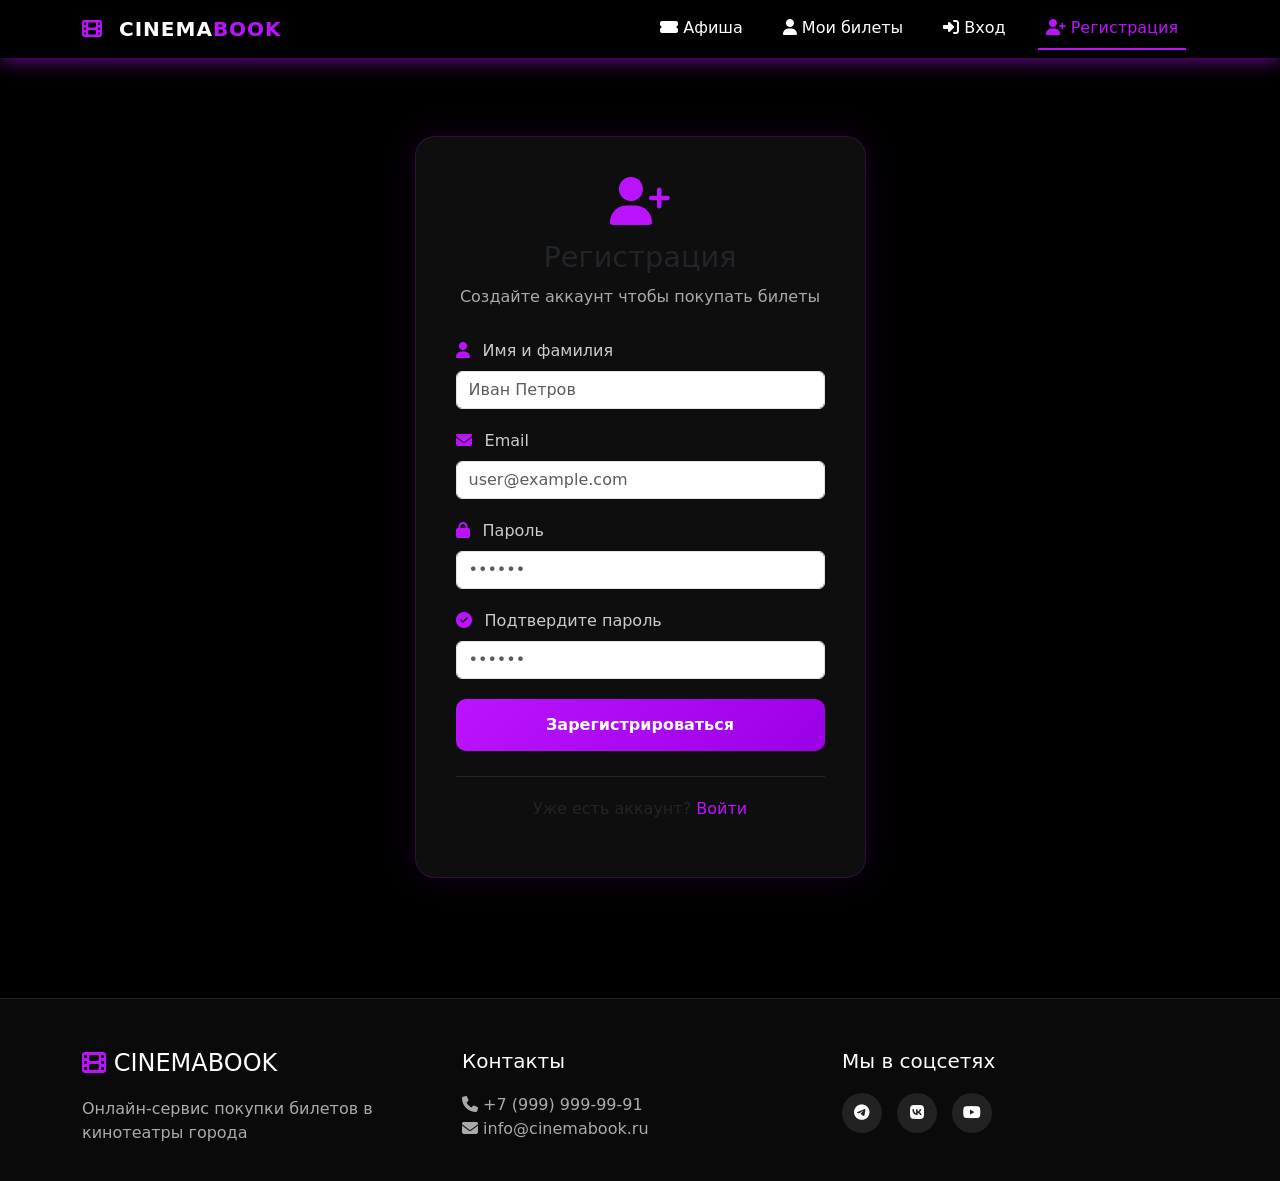
<file: frontend/pages/register.html>
<!DOCTYPE html>
<html lang="ru">
<head>
    <meta charset="UTF-8">
    <meta name="viewport" content="width=device-width, initial-scale=1.0">
    <title>Кинотеатр | Регистрация</title>
    <link rel="stylesheet" href="../css/style.css">
    <link href="https://cdn.jsdelivr.net/npm/bootstrap@5.3.0/dist/css/bootstrap.min.css" rel="stylesheet">
    <link rel="stylesheet" href="https://cdnjs.cloudflare.com/ajax/libs/font-awesome/6.4.0/css/all.min.css">
</head>
<body>

    <!-- ШАПКА -->
    <nav class="navbar navbar-expand-lg fixed-top">
        <div class="container">
            <a class="navbar-brand" href="movies.html">
                <i class="fas fa-film"></i> <span style="color: white;">CINEMA</span><span style="color: #bc13fe;">BOOK</span>
            </a>
            <button class="navbar-toggler" type="button" data-bs-toggle="collapse" data-bs-target="#navbarNav">
                <span class="navbar-toggler-icon"></span>
            </button>
            <div class="collapse navbar-collapse" id="navbarNav">
                <ul class="navbar-nav ms-auto">
                    <li class="nav-item"><a class="nav-link" href="movies.html"><i class="fas fa-ticket-alt"></i> Афиша</a></li>
                    <li class="nav-item"><a class="nav-link" href="profile.html"><i class="fas fa-user"></i> Мои билеты</a></li>
                    <li class="nav-item"><a class="nav-link" href="login.html"><i class="fas fa-sign-in-alt"></i> Вход</a></li>
                    <li class="nav-item"><a class="nav-link active" href="register.html"><i class="fas fa-user-plus"></i> Регистрация</a></li>
                </ul>
            </div>
        </div>
    </nav>

    <!-- ФОРМА РЕГИСТРАЦИИ -->
    <div class="auth-section">
        <div class="container">
            <div class="row justify-content-center">
                <div class="col-lg-5 col-md-7 col-sm-9">
                    <div class="auth-card">
                        <div class="auth-header">
                            <i class="fas fa-user-plus"></i>
                            <h2>Регистрация</h2>
                            <p>Создайте аккаунт чтобы покупать билеты</p>
                        </div>
                        <form id="registerForm">
                            <div class="form-group">
                                <label><i class="fas fa-user"></i> Имя и фамилия</label>
                                <input type="text" class="form-control" placeholder="Иван Петров" required>
                            </div>
                            <div class="form-group">
                                <label><i class="fas fa-envelope"></i> Email</label>
                                <input type="email" class="form-control" placeholder="user@example.com" required>
                            </div>
                            <div class="form-group">
                                <label><i class="fas fa-lock"></i> Пароль</label>
                                <input type="password" class="form-control" placeholder="••••••" required>
                            </div>
                            <div class="form-group">
                                <label><i class="fas fa-check-circle"></i> Подтвердите пароль</label>
                                <input type="password" class="form-control" placeholder="••••••" required>
                            </div>
                            <button type="submit" class="btn-auth">Зарегистрироваться</button>
                        </form>
                        <div class="auth-footer">
                            <p>Уже есть аккаунт? <a href="login.html">Войти</a></p>
                        </div>
                    </div>
                </div>
            </div>
        </div>
    </div>

    <!-- ПОДВАЛ -->
    <footer class="footer">
        <div class="container">
            <div class="row">
                <div class="col-md-4">
                    <h4><i class="fas fa-film"></i> CINEMABOOK</h4>
                    <p>Онлайн-сервис покупки билетов в кинотеатры города</p>
                </div>
                <div class="col-md-4">
                    <h5>Контакты</h5>
                    <p><i class="fas fa-phone"></i> +7 (999) 999-99-91<br>
                    <i class="fas fa-envelope"></i> info@cinemabook.ru</p>
                </div>
                <div class="col-md-4">
                    <h5>Мы в соцсетях</h5>
                    <div class="social-icons">
                        <a href="#"><i class="fab fa-telegram"></i></a>
                        <a href="#"><i class="fab fa-vk"></i></a>
                        <a href="#"><i class="fab fa-youtube"></i></a>
                    </div>
                </div>
            </div>
        </div>
    </footer>

    <script src="https://cdn.jsdelivr.net/npm/bootstrap@5.3.0/dist/js/bootstrap.bundle.min.js"></script>
</body>
</html>
</file>
<file: front_and_back/css/style.css>
/* ===== ПЕРЕМЕННЫЕ (КОНСТАНТЫ) ===== */
:root {
    --accent-primary: #bc13fe;      /* Пурпурный */
    --accent-secondary: #bc13fe;    /* Тоже пурпурный (без синего) */
    --accent-gradient: linear-gradient(135deg, #bc13fe, #9b00e6);
    --accent-hover: #9b00e6;         /* Темнее пурпурный для ховера */
    --accent-glow: rgba(188, 19, 254, 0.6);
    --accent-pulse: rgba(188, 19, 254, 0.8);
    --transition-speed: 1s;
}

/* ===== ГЛОБАЛЬНЫЕ СТИЛИ ===== */
* {
    margin: 0;
    padding: 0;
    box-sizing: border-box;
}

body {
    background-color: #000000 !important;
    font-family: 'Segoe UI', 'Roboto', sans-serif;
    color: #ffffff;
    padding-top: 76px;
}

/* ===== ШАПКА ===== */
.navbar {
    background-color: rgba(0, 0, 0, 0.95);
    backdrop-filter: blur(10px);
    box-shadow: 0 2px 20px var(--accent-glow);
    padding: 15px 0;
}

.navbar-brand {
    font-size: 1.8rem;
    font-weight: 700;
    color: #ffffff;
    letter-spacing: 1px;
}

.navbar-brand i {
    color: var(--accent-primary);
    margin-right: 8px;
}

.nav-link {
    color: #ffffff !important;
    margin: 0 12px;
    transition: all 0.4s cubic-bezier(0.4, 0, 0.2, 1);
    font-weight: 500;
    position: relative;
}

.nav-link:hover {
    color: var(--accent-primary) !important;
    text-shadow: 0 0 10px var(--accent-primary);
}

.nav-link::after {
    content: '';
    position: absolute;
    bottom: -5px;
    left: 50%;
    width: 0;
    height: 2px;
    background: var(--accent-primary);
    transition: all 0.3s ease;
    transform: translateX(-50%);
}

.nav-link:hover::after {
    width: 80%;
}

.nav-link.active {
    color: var(--accent-primary) !important;
    border-bottom: 2px solid var(--accent-primary);
}

/* ===== ГЛАВНЫЙ ПОСТЕР С ПЛАВНОЙ СМЕНОЙ ФОНА ===== */
.hero-section {
    min-height: 85vh;
    display: flex;
    align-items: center;
    margin-bottom: 60px;
    margin-top: -20px;
    position: relative;
    overflow: hidden;
}

/* Анимированный фоновый слой */
.hero-background {
    position: absolute;
    top: 0;
    left: 0;
    width: 100%;
    height: 100%;
    background-size: cover;
    background-position: center;
    transition: transform var(--transition-speed) ease-in-out, opacity var(--transition-speed) ease-in-out;
    z-index: -2;
}

.hero-background.current {
    opacity: 1;
    transform: scale(1);
}

.hero-background.next {
    opacity: 0;
    transform: scale(1.05);
}

.hero-background.sliding-out {
    transform: scale(1.05);
    opacity: 0;
}

.hero-background.sliding-in {
    transform: scale(1);
    opacity: 1;
}

/* Затемнение поверх фона */
.hero-section::after {
    content: '';
    position: absolute;
    top: 0;
    left: 0;
    width: 100%;
    height: 100%;
    background: linear-gradient(rgba(0,0,0,0.5), rgba(0,0,0,0.8));
    z-index: -1;
}

.hero-overlay {
    width: 100%;
    position: relative;
    z-index: 1;
}

.hero-content {
    text-align: center;
    padding: 80px 0;
}

/* ЯРКИЙ ТЕКСТ */
.hero-title {
    font-size: 3.5rem;
    font-weight: 800;
    margin-bottom: 20px;
    animation: fadeInUp 0.8s ease;
    color: #ffffff;
    text-shadow: 0 0 20px rgba(0,0,0,0.5);
}

.hero-title .accent-text {
    background: linear-gradient(135deg, var(--accent-primary), #ff69b4);
    background-clip: text;
    -webkit-background-clip: text;
    -webkit-text-fill-color: transparent;
    text-shadow: none;
}

.hero-subtitle {
    font-size: 1.2rem;
    color: #f0f0f0;
    margin-bottom: 30px;
    animation: fadeInUp 1s ease;
    text-shadow: 0 0 30px rgba(0,0,0,0.5);
    font-weight: 500;

}
.hero-subtitle {
    text-shadow: 
        2px 2px 4px rgba(0, 0, 0, 0.8),
        0 0 20px rgba(0, 0, 0, 0.5);
}



/* ===== КНОПКА "ВЫБРАТЬ ФИЛЬМ" ===== */
.btn-cta {
    background: linear-gradient(135deg, #bc13fe, #9b00e6);
    color: #ffffff;
    border: none;
    padding: 14px 40px;
    font-size: 1.2rem;
    font-weight: 600;
    border-radius: 50px;
    position: relative;
    overflow: hidden;
    transition: all 0.4s cubic-bezier(0.4, 0, 0.2, 1);
    animation: fadeInUp 1.2s ease;
    cursor: pointer;
    z-index: 1;
}

.btn-cta::before {
    content: '';
    position: absolute;
    top: 50%;
    left: 50%;
    width: 0;
    height: 0;
    border-radius: 50%;
    background: rgba(188, 19, 254, 0.5);
    transform: translate(-50%, -50%);
    transition: width 0.6s ease, height 0.6s ease;
    z-index: -1;
}

.btn-cta:hover::before {
    width: 300px;
    height: 300px;
}

.btn-cta:hover {
    transform: translateY(-3px);
    box-shadow: 0 0 25px rgba(188, 19, 254, 0.6), 0 0 50px rgba(188, 19, 254, 0.3);
    animation: pulse 0.8s ease;
}

.btn-cta:active {
    transform: translateY(0px);
}

/* ===== КАТАЛОГ ===== */
.catalog-section {
    padding: 40px 0 80px 0;
}

.section-header {
    text-align: center;
    margin-bottom: 50px;
}

.section-header h2 {
    font-size: 2.5rem;
    font-weight: 700;
    color: #ffffff;
    border-bottom: 3px solid var(--accent-primary);
    display: inline-block;
    padding-bottom: 10px;
}

.section-header h2 i {
    color: var(--accent-primary);
    margin-right: 10px;
}

.section-header p {
    color: #aaaaaa;
    margin-top: 15px;
    font-size: 1.1rem;
}

/* ===== КАРТОЧКИ ФИЛЬМОВ ===== */
.movie-card {
    background: #ffffff;
    border-radius: 12px;
    overflow: hidden;
    transition: all 0.4s cubic-bezier(0.4, 0, 0.2, 1);
    cursor: pointer;
    height: 100%;
    box-shadow: 0 5px 20px rgba(0, 0, 0, 0.3);
}

.movie-card:hover {
    transform: translateY(-10px);
    box-shadow: 0 20px 40px rgba(188, 19, 254, 0.4);
}

.movie-poster {
    position: relative;
    overflow: hidden;
    aspect-ratio: 2 / 3;
}

.movie-poster img {
    width: 100%;
    height: 100%;
    object-fit: cover;
    transition: transform 0.3s ease;
}

.movie-card:hover .movie-poster img {
    transform: scale(1.05);
}

.movie-rating {
    position: absolute;
    top: 12px;
    right: 12px;
    background: rgba(0, 0, 0, 0.8);
    color: var(--accent-primary);
    padding: 5px 10px;
    border-radius: 20px;
    font-size: 0.9rem;
    font-weight: bold;
    z-index: 2;
}

.movie-overlay {
    position: absolute;
    top: 0;
    left: 0;
    width: 100%;
    height: 100%;
    background: rgba(0, 0, 0, 0.7);
    display: flex;
    align-items: center;
    justify-content: center;
    opacity: 0;
    transition: opacity 0.4s cubic-bezier(0.4, 0, 0.2, 1);
}

.movie-card:hover .movie-overlay {
    opacity: 1;
}

/* ===== КНОПКА "КУПИТЬ БИЛЕТ" ===== */
.btn-book {
    background: linear-gradient(135deg, #bc13fe, #9b00e6);
    color: #ffffff;
    border: none;
    padding: 12px 25px;
    border-radius: 30px;
    font-weight: 600;
    position: relative;
    overflow: hidden;
    transition: all 0.4s cubic-bezier(0.4, 0, 0.2, 1);
    cursor: pointer;
    z-index: 1;
}

.btn-book::before {
    content: '';
    position: absolute;
    top: 0;
    left: -100%;
    width: 100%;
    height: 100%;
    background: linear-gradient(90deg, transparent, rgba(255, 255, 255, 0.3), transparent);
    transition: left 0.5s ease;
    z-index: -1;
}

.btn-book:hover::before {
    left: 100%;
}

.btn-book:hover {
    background: #9b00e6;
    transform: scale(1.1) translateY(-2px);
    box-shadow: 0 5px 20px rgba(188, 19, 254, 0.6);
}

.btn-book:active {
    transform: scale(0.95);
}

.movie-info {
    padding: 18px;
    background: #ffffff;
}

.movie-info h3 {
    font-size: 1.1rem;
    font-weight: 700;
    margin-bottom: 8px;
    color: #000000;
}

.movie-genre {
    font-size: 0.85rem;
    color: #666666;
    margin-bottom: 5px;
}

.movie-duration {
    font-size: 0.8rem;
    color: #888888;
    margin-bottom: 10px;
}

.movie-price {
    font-size: 1.3rem;
    font-weight: 700;
    color: var(--accent-primary);
    margin-top: 10px;
}

.movie-card:hover .movie-price {
    animation: pulse 0.6s ease;
}

/* ===== ПОДВАЛ ===== */
.footer {
    background: #0a0a0a;
    color: #aaaaaa;
    padding: 50px 0 20px 0;
    margin-top: 60px;
    border-top: 1px solid #222222;
}

.footer h4, .footer h5 {
    color: #ffffff;
    margin-bottom: 20px;
}

.footer h4 i {
    color: var(--accent-primary);
}

.social-icons a {
    color: #ffffff;
    background: #222222;
    display: inline-block;
    width: 40px;
    height: 40px;
    border-radius: 50%;
    text-align: center;
    line-height: 40px;
    margin-right: 10px;
    transition: all 0.4s cubic-bezier(0.4, 0, 0.2, 1);
    position: relative;
    overflow: hidden;
}

.social-icons a::before {
    content: '';
    position: absolute;
    top: 0;
    left: -100%;
    width: 100%;
    height: 100%;
    background: linear-gradient(135deg, #bc13fe, #9b00e6);
    transition: left 0.4s ease;
    z-index: -1;
}

.social-icons a:hover::before {
    left: 0;
}

.social-icons a:hover {
    transform: rotate(360deg);
    color: #ffffff;
}

.footer-bottom {
    text-align: center;
    padding-top: 30px;
    margin-top: 30px;
    border-top: 1px solid #222222;
    font-size: 0.9rem;
}

/* ===== АНИМАЦИИ ===== */
@keyframes fadeInUp {
    from {
        opacity: 0;
        transform: translateY(30px);
    }
    to {
        opacity: 1;
        transform: translateY(0);
    }
}

@keyframes pulse {
    0% {
        text-shadow: 0 0 0px var(--accent-primary);
    }
    50% {
        text-shadow: 0 0 10px var(--accent-primary);
    }
    100% {
        text-shadow: 0 0 0px var(--accent-primary);
    }
}

@keyframes glowPulse {
    0% {
        text-shadow: 0 0 5px var(--accent-primary);
    }
    50% {
        text-shadow: 0 0 20px var(--accent-primary);
    }
    100% {
        text-shadow: 0 0 5px var(--accent-primary);
    }
}

/* Активная ссылка с пульсацией */
.nav-link.active {
    animation: glowPulse 2s infinite;
}

/* ===== СТРАНИЦЫ АВТОРИЗАЦИИ (ВХОД/РЕГИСТРАЦИЯ) ===== */
.auth-section {
    min-height: calc(100vh - 76px - 400px);
    display: flex;
    align-items: center;
    padding: 60px 0;
}

.auth-card {
    background: rgba(15, 15, 15, 0.95);
    backdrop-filter: blur(10px);
    border-radius: 20px;
    padding: 40px;
    border: 1px solid rgba(188, 19, 254, 0.2);
    box-shadow: 0 0 40px rgba(188, 19, 254, 0.1);
}

.auth-header {
    text-align: center;
    margin-bottom: 30px;
}

.auth-header i {
    font-size: 3rem;
    color: var(--accent-primary);
    margin-bottom: 15px;
}

.auth-header h2 {
    font-size: 1.8rem;
    margin-bottom: 10px;
}

.auth-header p {
    color: #aaaaaa;
}

.form-group {
    margin-bottom: 20px;
}

.form-group label {
    display: block;
    margin-bottom: 8px;
    color: #cccccc;
    font-weight: 500;
}

.form-group label i {
    margin-right: 8px;
    color: var(--accent-primary);
}

.form-control {
    width: 100%;
    padding: 12px 16px;
    background: rgba(0, 0, 0, 0.5);
    border: 1px solid rgba(188, 19, 254, 0.3);
    border-radius: 10px;
    color: #ffffff;
    transition: all 0.3s ease;
}

.form-control:focus {
    outline: none;
    border-color: var(--accent-primary);
    box-shadow: 0 0 10px rgba(188, 19, 254, 0.3);
}

.form-control::placeholder {
    color: #666666;
}

.form-options {
    display: flex;
    justify-content: space-between;
    align-items: center;
    margin-bottom: 25px;
}

.checkbox {
    color: #aaaaaa;
    cursor: pointer;
}

.checkbox input {
    margin-right: 8px;
    accent-color: var(--accent-primary);
}

.forgot-link {
    color: var(--accent-primary);
    text-decoration: none;
    transition: all 0.3s ease;
}

.forgot-link:hover {
    text-shadow: 0 0 10px var(--accent-primary);
}

.btn-auth {
    width: 100%;
    padding: 14px;
    background: var(--accent-gradient);
    border: none;
    border-radius: 10px;
    color: #ffffff;
    font-weight: 600;
    font-size: 1rem;
    transition: all 0.3s ease;
    cursor: pointer;
}

.btn-auth:hover {
    transform: translateY(-2px);
    box-shadow: 0 5px 20px rgba(188, 19, 254, 0.4);
}

.auth-footer {
    text-align: center;
    margin-top: 25px;
    padding-top: 20px;
    border-top: 1px solid rgba(255, 255, 255, 0.1);
}

.auth-footer a {
    color: var(--accent-primary);
    text-decoration: none;
}

/* ===== СТРАНИЦА МОИ БИЛЕТЫ ===== */
.profile-section {
    padding: 60px 0;
    min-height: calc(100vh - 76px - 300px);
}

.profile-header {
    text-align: center;
    margin-bottom: 50px;
}

.profile-avatar i {
    font-size: 5rem;
    color: var(--accent-primary);
    margin-bottom: 15px;
}

.profile-header h2 {
    font-size: 2rem;
    margin-bottom: 10px;
}

.profile-header p {
    color: #aaaaaa;
}

.tickets-list {
    max-width: 900px;
    margin: 0 auto;
}

/* Карточка билета */
.ticket-card {
    background: linear-gradient(135deg, rgba(20, 20, 30, 0.98), rgba(10, 10, 15, 0.98));
    border-radius: 20px;
    margin-bottom: 25px;
    display: flex;
    align-items: stretch;
    overflow: hidden;
    border: 1px solid rgba(188, 19, 254, 0.2);
    transition: all 0.4s cubic-bezier(0.4, 0, 0.2, 1);
    position: relative;
}

.ticket-card::before {
    content: '';
    position: absolute;
    top: 0;
    left: 0;
    width: 100%;
    height: 100%;
    background: linear-gradient(135deg, transparent, rgba(188, 19, 254, 0.05));
    pointer-events: none;
}

.ticket-card:hover {
    transform: translateX(8px);
    border-color: var(--accent-primary);
    box-shadow: 0 10px 30px rgba(188, 19, 254, 0.3);
}

/* Постер фильма */
.ticket-poster {
    width: 100px;
    flex-shrink: 0;
    overflow: hidden;
}

.ticket-poster img {
    width: 100%;
    height: 100%;
    object-fit: cover;
    transition: transform 0.3s ease;
}

.ticket-card:hover .ticket-poster img {
    transform: scale(1.05);
}

/* Информация о билете */
.ticket-info {
    flex: 1;
    padding: 18px 20px;
}

.ticket-movie-title h3 {
    font-size: 1.25rem;
    font-weight: 700;
    margin: 0 0 15px 0;
    color: #ffffff;
}

/* Детали билета */
.ticket-details {
    display: flex;
    flex-wrap: wrap;
    gap: 20px;
    margin-bottom: 20px;
}

.detail-item {
    display: flex;
    align-items: center;
    gap: 8px;
    font-size: 0.85rem;
    color: #bbbbbb;
}

.detail-item i {
    color: var(--accent-primary);
    width: 16px;
}

/* Футер билета */
.ticket-footer {
    display: flex;
    align-items: center;
    justify-content: space-between;
    flex-wrap: wrap;
    gap: 15px;
}

.ticket-price {
    display: flex;
    flex-direction: column;
}

.price-label {
    font-size: 0.7rem;
    color: #888888;
}

.price-value {
    font-size: 1.3rem;
    font-weight: 700;
    color: var(--accent-primary);
}

/* Кнопка отмены */
.btn-cancel {
    background: rgba(255, 0, 0, 0.15);
    border: 1px solid rgba(255, 0, 0, 0.4);
    color: #ff6666;
    padding: 8px 20px;
    border-radius: 10px;
    font-size: 0.85rem;
    font-weight: 500;
    transition: all 0.3s ease;
    cursor: pointer;
    display: flex;
    align-items: center;
    gap: 8px;
}

.btn-cancel:hover {
    background: rgba(255, 0, 0, 0.3);
    transform: scale(1.02);
    border-color: #ff5555;
}

/* Штрихкод справа */
.ticket-barcode {
    width: 90px;
    background: linear-gradient(135deg, #0a0a0f, #050508);
    display: flex;
    flex-direction: column;
    align-items: center;
    justify-content: center;
    gap: 10px;
    border-left: 1px dashed rgba(188, 19, 254, 0.3);
}

.ticket-barcode i {
    font-size: 2rem;
    color: var(--accent-primary);
}

.ticket-barcode span {
    font-size: 0.7rem;
    color: #888888;
}

/* Адаптив */
@media (max-width: 768px) {
    .ticket-card {
        flex-direction: column;
    }
    
    .ticket-poster {
        width: 100%;
        height: 150px;
    }
    
    .ticket-poster img {
        width: 100%;
        height: 100%;
    }
    
    .ticket-barcode {
        width: 100%;
        flex-direction: row;
        padding: 12px;
        border-left: none;
        border-top: 1px dashed rgba(188, 19, 254, 0.3);
        justify-content: space-between;
    }
    
    .ticket-details {
        gap: 12px;
    }
    
    .ticket-footer {
        flex-direction: column;
        align-items: flex-start;
    }
}
/* ===== АДМИН-ПАНЕЛЬ ===== */
.admin-section {
    padding: 60px 0;
    min-height: calc(100vh - 76px - 300px);
}

.admin-header {
    text-align: center;
    margin-bottom: 40px;
}

.admin-header i {
    font-size: 3rem;
    color: var(--accent-primary);
    margin-bottom: 15px;
}

.admin-header h2 {
    font-size: 2rem;
}

.admin-header p {
    color: #aaaaaa;
}

.stats-cards {
    display: grid;
    grid-template-columns: repeat(auto-fit, minmax(200px, 1fr));
    gap: 20px;
    margin-bottom: 40px;
}

.stat-card {
    background: rgba(15, 15, 15, 0.9);
    border-radius: 15px;
    padding: 25px;
    text-align: center;
    border: 1px solid rgba(188, 19, 254, 0.2);
    transition: all 0.3s ease;
}

.stat-card:hover {
    transform: translateY(-5px);
    border-color: var(--accent-primary);
}

.stat-card i {
    font-size: 2rem;
    color: var(--accent-primary);
    margin-bottom: 10px;
}

.stat-number {
    font-size: 2rem;
    font-weight: 700;
    margin-bottom: 5px;
}

.stat-label {
    color: #aaaaaa;
    font-size: 0.9rem;
}

.admin-table-wrapper {
    overflow-x: auto;
}

.admin-table {
    width: 100%;
    background: rgba(15, 15, 15, 0.9);
    border-radius: 15px;
    overflow: hidden;
    border-collapse: collapse;
}

.admin-table th {
    background: rgba(188, 19, 254, 0.2);
    padding: 15px;
    text-align: left;
    font-weight: 600;
    color: white;
}

.admin-table td {
    padding: 12px 15px;
    border-bottom: 1px solid rgba(255, 255, 255, 0.1);
    color: #666666;
}

.admin-table tr:hover {
    background: rgba(188, 19, 254, 0.1);
}

.btn-delete {
    background: rgba(255, 0, 0, 0.2);
    border: none;
    color: #ff5555;
    padding: 8px 12px;
    border-radius: 8px;
    cursor: pointer;
    transition: all 0.3s ease;
}

.btn-delete:hover {
    background: rgba(255, 0, 0, 0.4);
    transform: scale(1.05);
}

/* ===== АДАПТИВ ===== */
@media (max-width: 768px) {
    .hero-title {
        font-size: 2rem;
    }
    
    .hero-subtitle {
        font-size: 1rem;
    }
    
    .section-header h2 {
        font-size: 1.8rem;
    }
    
    .movie-info h3 {
        font-size: 0.95rem;
    }
}
</file>
<file: frontend/css/style.css>
/* ===== ПЕРЕМЕННЫЕ (КОНСТАНТЫ) ===== */
:root {
    --accent-primary: #bc13fe;      /* Пурпурный */
    --accent-secondary: #bc13fe;    /* Тоже пурпурный (без синего) */
    --accent-gradient: linear-gradient(135deg, #bc13fe, #9b00e6);
    --accent-hover: #9b00e6;         /* Темнее пурпурный для ховера */
    --accent-glow: rgba(188, 19, 254, 0.6);
    --accent-pulse: rgba(188, 19, 254, 0.8);
    --transition-speed: 1s;
}

/* ===== ГЛОБАЛЬНЫЕ СТИЛИ ===== */
* {
    margin: 0;
    padding: 0;
    box-sizing: border-box;
}

body {
    background-color: #000000 !important;
    font-family: 'Segoe UI', 'Roboto', sans-serif;
    color: #ffffff;
    padding-top: 76px;
}

/* ===== ШАПКА ===== */
.navbar {
    background-color: rgba(0, 0, 0, 0.95);
    backdrop-filter: blur(10px);
    box-shadow: 0 2px 20px var(--accent-glow);
    padding: 15px 0;
}

.navbar-brand {
    font-size: 1.8rem;
    font-weight: 700;
    color: #ffffff;
    letter-spacing: 1px;
}

.navbar-brand i {
    color: var(--accent-primary);
    margin-right: 8px;
}

.nav-link {
    color: #ffffff !important;
    margin: 0 12px;
    transition: all 0.4s cubic-bezier(0.4, 0, 0.2, 1);
    font-weight: 500;
    position: relative;
}

.nav-link:hover {
    color: var(--accent-primary) !important;
    text-shadow: 0 0 10px var(--accent-primary);
}

.nav-link::after {
    content: '';
    position: absolute;
    bottom: -5px;
    left: 50%;
    width: 0;
    height: 2px;
    background: var(--accent-primary);
    transition: all 0.3s ease;
    transform: translateX(-50%);
}

.nav-link:hover::after {
    width: 80%;
}

.nav-link.active {
    color: var(--accent-primary) !important;
    border-bottom: 2px solid var(--accent-primary);
}

/* ===== ГЛАВНЫЙ ПОСТЕР С ПЛАВНОЙ СМЕНОЙ ФОНА ===== */
.hero-section {
    min-height: 85vh;
    display: flex;
    align-items: center;
    margin-bottom: 60px;
    margin-top: -20px;
    position: relative;
    overflow: hidden;
}

/* Анимированный фоновый слой */
.hero-background {
    position: absolute;
    top: 0;
    left: 0;
    width: 100%;
    height: 100%;
    background-size: cover;
    background-position: center;
    transition: transform var(--transition-speed) ease-in-out, opacity var(--transition-speed) ease-in-out;
    z-index: -2;
}

.hero-background.current {
    opacity: 1;
    transform: scale(1);
}

.hero-background.next {
    opacity: 0;
    transform: scale(1.05);
}

.hero-background.sliding-out {
    transform: scale(1.05);
    opacity: 0;
}

.hero-background.sliding-in {
    transform: scale(1);
    opacity: 1;
}

/* Затемнение поверх фона */
.hero-section::after {
    content: '';
    position: absolute;
    top: 0;
    left: 0;
    width: 100%;
    height: 100%;
    background: linear-gradient(rgba(0,0,0,0.5), rgba(0,0,0,0.8));
    z-index: -1;
}

.hero-overlay {
    width: 100%;
    position: relative;
    z-index: 1;
}

.hero-content {
    text-align: center;
    padding: 80px 0;
}

/* ЯРКИЙ ТЕКСТ */
.hero-title {
    font-size: 3.5rem;
    font-weight: 800;
    margin-bottom: 20px;
    animation: fadeInUp 0.8s ease;
    color: #ffffff;
    text-shadow: 0 0 20px rgba(0,0,0,0.5);
}

.hero-title .accent-text {
    background: linear-gradient(135deg, var(--accent-primary), #ff69b4);
    background-clip: text;
    -webkit-background-clip: text;
    -webkit-text-fill-color: transparent;
    text-shadow: none;
}

.hero-subtitle {
    font-size: 1.2rem;
    color: #f0f0f0;
    margin-bottom: 30px;
    animation: fadeInUp 1s ease;
    text-shadow: 0 0 30px rgba(0,0,0,0.5);
    font-weight: 500;

}
.hero-subtitle {
    text-shadow: 
        2px 2px 4px rgba(0, 0, 0, 0.8),
        0 0 20px rgba(0, 0, 0, 0.5);
}



/* ===== КНОПКА "ВЫБРАТЬ ФИЛЬМ" ===== */
.btn-cta {
    background: linear-gradient(135deg, #bc13fe, #9b00e6);
    color: #ffffff;
    border: none;
    padding: 14px 40px;
    font-size: 1.2rem;
    font-weight: 600;
    border-radius: 50px;
    position: relative;
    overflow: hidden;
    transition: all 0.4s cubic-bezier(0.4, 0, 0.2, 1);
    animation: fadeInUp 1.2s ease;
    cursor: pointer;
    z-index: 1;
}

.btn-cta::before {
    content: '';
    position: absolute;
    top: 50%;
    left: 50%;
    width: 0;
    height: 0;
    border-radius: 50%;
    background: rgba(188, 19, 254, 0.5);
    transform: translate(-50%, -50%);
    transition: width 0.6s ease, height 0.6s ease;
    z-index: -1;
}

.btn-cta:hover::before {
    width: 300px;
    height: 300px;
}

.btn-cta:hover {
    transform: translateY(-3px);
    box-shadow: 0 0 25px rgba(188, 19, 254, 0.6), 0 0 50px rgba(188, 19, 254, 0.3);
    animation: pulse 0.8s ease;
}

.btn-cta:active {
    transform: translateY(0px);
}

/* ===== КАТАЛОГ ===== */
.catalog-section {
    padding: 40px 0 80px 0;
}

.section-header {
    text-align: center;
    margin-bottom: 50px;
}

.section-header h2 {
    font-size: 2.5rem;
    font-weight: 700;
    color: #ffffff;
    border-bottom: 3px solid var(--accent-primary);
    display: inline-block;
    padding-bottom: 10px;
}

.section-header h2 i {
    color: var(--accent-primary);
    margin-right: 10px;
}

.section-header p {
    color: #aaaaaa;
    margin-top: 15px;
    font-size: 1.1rem;
}

/* ===== КАРТОЧКИ ФИЛЬМОВ ===== */
.movie-card {
    background: #ffffff;
    border-radius: 12px;
    overflow: hidden;
    transition: all 0.4s cubic-bezier(0.4, 0, 0.2, 1);
    cursor: pointer;
    height: 100%;
    box-shadow: 0 5px 20px rgba(0, 0, 0, 0.3);
}

.movie-card:hover {
    transform: translateY(-10px);
    box-shadow: 0 20px 40px rgba(188, 19, 254, 0.4);
}

.movie-poster {
    position: relative;
    overflow: hidden;
    aspect-ratio: 2 / 3;
}

.movie-poster img {
    width: 100%;
    height: 100%;
    object-fit: cover;
    transition: transform 0.3s ease;
}

.movie-card:hover .movie-poster img {
    transform: scale(1.05);
}

.movie-rating {
    position: absolute;
    top: 12px;
    right: 12px;
    background: rgba(0, 0, 0, 0.8);
    color: var(--accent-primary);
    padding: 5px 10px;
    border-radius: 20px;
    font-size: 0.9rem;
    font-weight: bold;
    z-index: 2;
}

.movie-overlay {
    position: absolute;
    top: 0;
    left: 0;
    width: 100%;
    height: 100%;
    background: rgba(0, 0, 0, 0.7);
    display: flex;
    align-items: center;
    justify-content: center;
    opacity: 0;
    transition: opacity 0.4s cubic-bezier(0.4, 0, 0.2, 1);
}

.movie-card:hover .movie-overlay {
    opacity: 1;
}

/* ===== КНОПКА "КУПИТЬ БИЛЕТ" ===== */
.btn-book {
    background: linear-gradient(135deg, #bc13fe, #9b00e6);
    color: #ffffff;
    border: none;
    padding: 12px 25px;
    border-radius: 30px;
    font-weight: 600;
    position: relative;
    overflow: hidden;
    transition: all 0.4s cubic-bezier(0.4, 0, 0.2, 1);
    cursor: pointer;
    z-index: 1;
}

.btn-book::before {
    content: '';
    position: absolute;
    top: 0;
    left: -100%;
    width: 100%;
    height: 100%;
    background: linear-gradient(90deg, transparent, rgba(255, 255, 255, 0.3), transparent);
    transition: left 0.5s ease;
    z-index: -1;
}

.btn-book:hover::before {
    left: 100%;
}

.btn-book:hover {
    background: #9b00e6;
    transform: scale(1.1) translateY(-2px);
    box-shadow: 0 5px 20px rgba(188, 19, 254, 0.6);
}

.btn-book:active {
    transform: scale(0.95);
}

.movie-info {
    padding: 18px;
    background: #ffffff;
}

.movie-info h3 {
    font-size: 1.1rem;
    font-weight: 700;
    margin-bottom: 8px;
    color: #000000;
}

.movie-genre {
    font-size: 0.85rem;
    color: #666666;
    margin-bottom: 5px;
}

.movie-duration {
    font-size: 0.8rem;
    color: #888888;
    margin-bottom: 10px;
}

.movie-price {
    font-size: 1.3rem;
    font-weight: 700;
    color: var(--accent-primary);
    margin-top: 10px;
}

.movie-card:hover .movie-price {
    animation: pulse 0.6s ease;
}

/* ===== ПОДВАЛ ===== */
.footer {
    background: #0a0a0a;
    color: #aaaaaa;
    padding: 50px 0 20px 0;
    margin-top: 60px;
    border-top: 1px solid #222222;
}

.footer h4, .footer h5 {
    color: #ffffff;
    margin-bottom: 20px;
}

.footer h4 i {
    color: var(--accent-primary);
}

.social-icons a {
    color: #ffffff;
    background: #222222;
    display: inline-block;
    width: 40px;
    height: 40px;
    border-radius: 50%;
    text-align: center;
    line-height: 40px;
    margin-right: 10px;
    transition: all 0.4s cubic-bezier(0.4, 0, 0.2, 1);
    position: relative;
    overflow: hidden;
}

.social-icons a::before {
    content: '';
    position: absolute;
    top: 0;
    left: -100%;
    width: 100%;
    height: 100%;
    background: linear-gradient(135deg, #bc13fe, #9b00e6);
    transition: left 0.4s ease;
    z-index: -1;
}

.social-icons a:hover::before {
    left: 0;
}

.social-icons a:hover {
    transform: rotate(360deg);
    color: #ffffff;
}

.footer-bottom {
    text-align: center;
    padding-top: 30px;
    margin-top: 30px;
    border-top: 1px solid #222222;
    font-size: 0.9rem;
}

/* ===== АНИМАЦИИ ===== */
@keyframes fadeInUp {
    from {
        opacity: 0;
        transform: translateY(30px);
    }
    to {
        opacity: 1;
        transform: translateY(0);
    }
}

@keyframes pulse {
    0% {
        text-shadow: 0 0 0px var(--accent-primary);
    }
    50% {
        text-shadow: 0 0 10px var(--accent-primary);
    }
    100% {
        text-shadow: 0 0 0px var(--accent-primary);
    }
}

@keyframes glowPulse {
    0% {
        text-shadow: 0 0 5px var(--accent-primary);
    }
    50% {
        text-shadow: 0 0 20px var(--accent-primary);
    }
    100% {
        text-shadow: 0 0 5px var(--accent-primary);
    }
}

/* Активная ссылка с пульсацией */
.nav-link.active {
    animation: glowPulse 2s infinite;
}

/* ===== СТРАНИЦЫ АВТОРИЗАЦИИ (ВХОД/РЕГИСТРАЦИЯ) ===== */
.auth-section {
    min-height: calc(100vh - 76px - 400px);
    display: flex;
    align-items: center;
    padding: 60px 0;
}

.auth-card {
    background: rgba(15, 15, 15, 0.95);
    backdrop-filter: blur(10px);
    border-radius: 20px;
    padding: 40px;
    border: 1px solid rgba(188, 19, 254, 0.2);
    box-shadow: 0 0 40px rgba(188, 19, 254, 0.1);
}

.auth-header {
    text-align: center;
    margin-bottom: 30px;
}

.auth-header i {
    font-size: 3rem;
    color: var(--accent-primary);
    margin-bottom: 15px;
}

.auth-header h2 {
    font-size: 1.8rem;
    margin-bottom: 10px;
}

.auth-header p {
    color: #aaaaaa;
}

.form-group {
    margin-bottom: 20px;
}

.form-group label {
    display: block;
    margin-bottom: 8px;
    color: #cccccc;
    font-weight: 500;
}

.form-group label i {
    margin-right: 8px;
    color: var(--accent-primary);
}

.form-control {
    width: 100%;
    padding: 12px 16px;
    background: rgba(0, 0, 0, 0.5);
    border: 1px solid rgba(188, 19, 254, 0.3);
    border-radius: 10px;
    color: #ffffff;
    transition: all 0.3s ease;
}

.form-control:focus {
    outline: none;
    border-color: var(--accent-primary);
    box-shadow: 0 0 10px rgba(188, 19, 254, 0.3);
}

.form-control::placeholder {
    color: #666666;
}

.form-options {
    display: flex;
    justify-content: space-between;
    align-items: center;
    margin-bottom: 25px;
}

.checkbox {
    color: #aaaaaa;
    cursor: pointer;
}

.checkbox input {
    margin-right: 8px;
    accent-color: var(--accent-primary);
}

.forgot-link {
    color: var(--accent-primary);
    text-decoration: none;
    transition: all 0.3s ease;
}

.forgot-link:hover {
    text-shadow: 0 0 10px var(--accent-primary);
}

.btn-auth {
    width: 100%;
    padding: 14px;
    background: var(--accent-gradient);
    border: none;
    border-radius: 10px;
    color: #ffffff;
    font-weight: 600;
    font-size: 1rem;
    transition: all 0.3s ease;
    cursor: pointer;
}

.btn-auth:hover {
    transform: translateY(-2px);
    box-shadow: 0 5px 20px rgba(188, 19, 254, 0.4);
}

.auth-footer {
    text-align: center;
    margin-top: 25px;
    padding-top: 20px;
    border-top: 1px solid rgba(255, 255, 255, 0.1);
}

.auth-footer a {
    color: var(--accent-primary);
    text-decoration: none;
}

/* ===== СТРАНИЦА МОИ БИЛЕТЫ ===== */
.profile-section {
    padding: 60px 0;
    min-height: calc(100vh - 76px - 300px);
}

.profile-header {
    text-align: center;
    margin-bottom: 50px;
}

.profile-avatar i {
    font-size: 5rem;
    color: var(--accent-primary);
    margin-bottom: 15px;
}

.profile-header h2 {
    font-size: 2rem;
    margin-bottom: 10px;
}

.profile-header p {
    color: #aaaaaa;
}

.tickets-list {
    max-width: 900px;
    margin: 0 auto;
}

/* Карточка билета */
.ticket-card {
    background: linear-gradient(135deg, rgba(20, 20, 30, 0.98), rgba(10, 10, 15, 0.98));
    border-radius: 20px;
    margin-bottom: 25px;
    display: flex;
    align-items: stretch;
    overflow: hidden;
    border: 1px solid rgba(188, 19, 254, 0.2);
    transition: all 0.4s cubic-bezier(0.4, 0, 0.2, 1);
    position: relative;
}

.ticket-card::before {
    content: '';
    position: absolute;
    top: 0;
    left: 0;
    width: 100%;
    height: 100%;
    background: linear-gradient(135deg, transparent, rgba(188, 19, 254, 0.05));
    pointer-events: none;
}

.ticket-card:hover {
    transform: translateX(8px);
    border-color: var(--accent-primary);
    box-shadow: 0 10px 30px rgba(188, 19, 254, 0.3);
}

/* Постер фильма */
.ticket-poster {
    width: 100px;
    flex-shrink: 0;
    overflow: hidden;
}

.ticket-poster img {
    width: 100%;
    height: 100%;
    object-fit: cover;
    transition: transform 0.3s ease;
}

.ticket-card:hover .ticket-poster img {
    transform: scale(1.05);
}

/* Информация о билете */
.ticket-info {
    flex: 1;
    padding: 18px 20px;
}

.ticket-movie-title h3 {
    font-size: 1.25rem;
    font-weight: 700;
    margin: 0 0 15px 0;
    color: #ffffff;
}

/* Детали билета */
.ticket-details {
    display: flex;
    flex-wrap: wrap;
    gap: 20px;
    margin-bottom: 20px;
}

.detail-item {
    display: flex;
    align-items: center;
    gap: 8px;
    font-size: 0.85rem;
    color: #bbbbbb;
}

.detail-item i {
    color: var(--accent-primary);
    width: 16px;
}

/* Футер билета */
.ticket-footer {
    display: flex;
    align-items: center;
    justify-content: space-between;
    flex-wrap: wrap;
    gap: 15px;
}

.ticket-price {
    display: flex;
    flex-direction: column;
}

.price-label {
    font-size: 0.7rem;
    color: #888888;
}

.price-value {
    font-size: 1.3rem;
    font-weight: 700;
    color: var(--accent-primary);
}

/* Кнопка отмены */
.btn-cancel {
    background: rgba(255, 0, 0, 0.15);
    border: 1px solid rgba(255, 0, 0, 0.4);
    color: #ff6666;
    padding: 8px 20px;
    border-radius: 10px;
    font-size: 0.85rem;
    font-weight: 500;
    transition: all 0.3s ease;
    cursor: pointer;
    display: flex;
    align-items: center;
    gap: 8px;
}

.btn-cancel:hover {
    background: rgba(255, 0, 0, 0.3);
    transform: scale(1.02);
    border-color: #ff5555;
}

/* Штрихкод справа */
.ticket-barcode {
    width: 90px;
    background: linear-gradient(135deg, #0a0a0f, #050508);
    display: flex;
    flex-direction: column;
    align-items: center;
    justify-content: center;
    gap: 10px;
    border-left: 1px dashed rgba(188, 19, 254, 0.3);
}

.ticket-barcode i {
    font-size: 2rem;
    color: var(--accent-primary);
}

.ticket-barcode span {
    font-size: 0.7rem;
    color: #888888;
}

/* Адаптив */
@media (max-width: 768px) {
    .ticket-card {
        flex-direction: column;
    }
    
    .ticket-poster {
        width: 100%;
        height: 150px;
    }
    
    .ticket-poster img {
        width: 100%;
        height: 100%;
    }
    
    .ticket-barcode {
        width: 100%;
        flex-direction: row;
        padding: 12px;
        border-left: none;
        border-top: 1px dashed rgba(188, 19, 254, 0.3);
        justify-content: space-between;
    }
    
    .ticket-details {
        gap: 12px;
    }
    
    .ticket-footer {
        flex-direction: column;
        align-items: flex-start;
    }
}
/* ===== АДМИН-ПАНЕЛЬ ===== */
.admin-section {
    padding: 60px 0;
    min-height: calc(100vh - 76px - 300px);
}

.admin-header {
    text-align: center;
    margin-bottom: 40px;
}

.admin-header i {
    font-size: 3rem;
    color: var(--accent-primary);
    margin-bottom: 15px;
}

.admin-header h2 {
    font-size: 2rem;
}

.admin-header p {
    color: #aaaaaa;
}

.stats-cards {
    display: grid;
    grid-template-columns: repeat(auto-fit, minmax(200px, 1fr));
    gap: 20px;
    margin-bottom: 40px;
}

.stat-card {
    background: rgba(15, 15, 15, 0.9);
    border-radius: 15px;
    padding: 25px;
    text-align: center;
    border: 1px solid rgba(188, 19, 254, 0.2);
    transition: all 0.3s ease;
}

.stat-card:hover {
    transform: translateY(-5px);
    border-color: var(--accent-primary);
}

.stat-card i {
    font-size: 2rem;
    color: var(--accent-primary);
    margin-bottom: 10px;
}

.stat-number {
    font-size: 2rem;
    font-weight: 700;
    margin-bottom: 5px;
}

.stat-label {
    color: #aaaaaa;
    font-size: 0.9rem;
}

.admin-table-wrapper {
    overflow-x: auto;
}

.admin-table {
    width: 100%;
    background: rgba(15, 15, 15, 0.9);
    border-radius: 15px;
    overflow: hidden;
    border-collapse: collapse;
}

.admin-table th {
    background: rgba(188, 19, 254, 0.2);
    padding: 15px;
    text-align: left;
    font-weight: 600;
    color: white;
}

.admin-table td {
    padding: 12px 15px;
    border-bottom: 1px solid rgba(255, 255, 255, 0.1);
    color: #666666;
}

.admin-table tr:hover {
    background: rgba(188, 19, 254, 0.1);
}

.btn-delete {
    background: rgba(255, 0, 0, 0.2);
    border: none;
    color: #ff5555;
    padding: 8px 12px;
    border-radius: 8px;
    cursor: pointer;
    transition: all 0.3s ease;
}

.btn-delete:hover {
    background: rgba(255, 0, 0, 0.4);
    transform: scale(1.05);
}

/* ===== АДАПТИВ ===== */
@media (max-width: 768px) {
    .hero-title {
        font-size: 2rem;
    }
    
    .hero-subtitle {
        font-size: 1rem;
    }
    
    .section-header h2 {
        font-size: 1.8rem;
    }
    
    .movie-info h3 {
        font-size: 0.95rem;
    }
}
</file>
